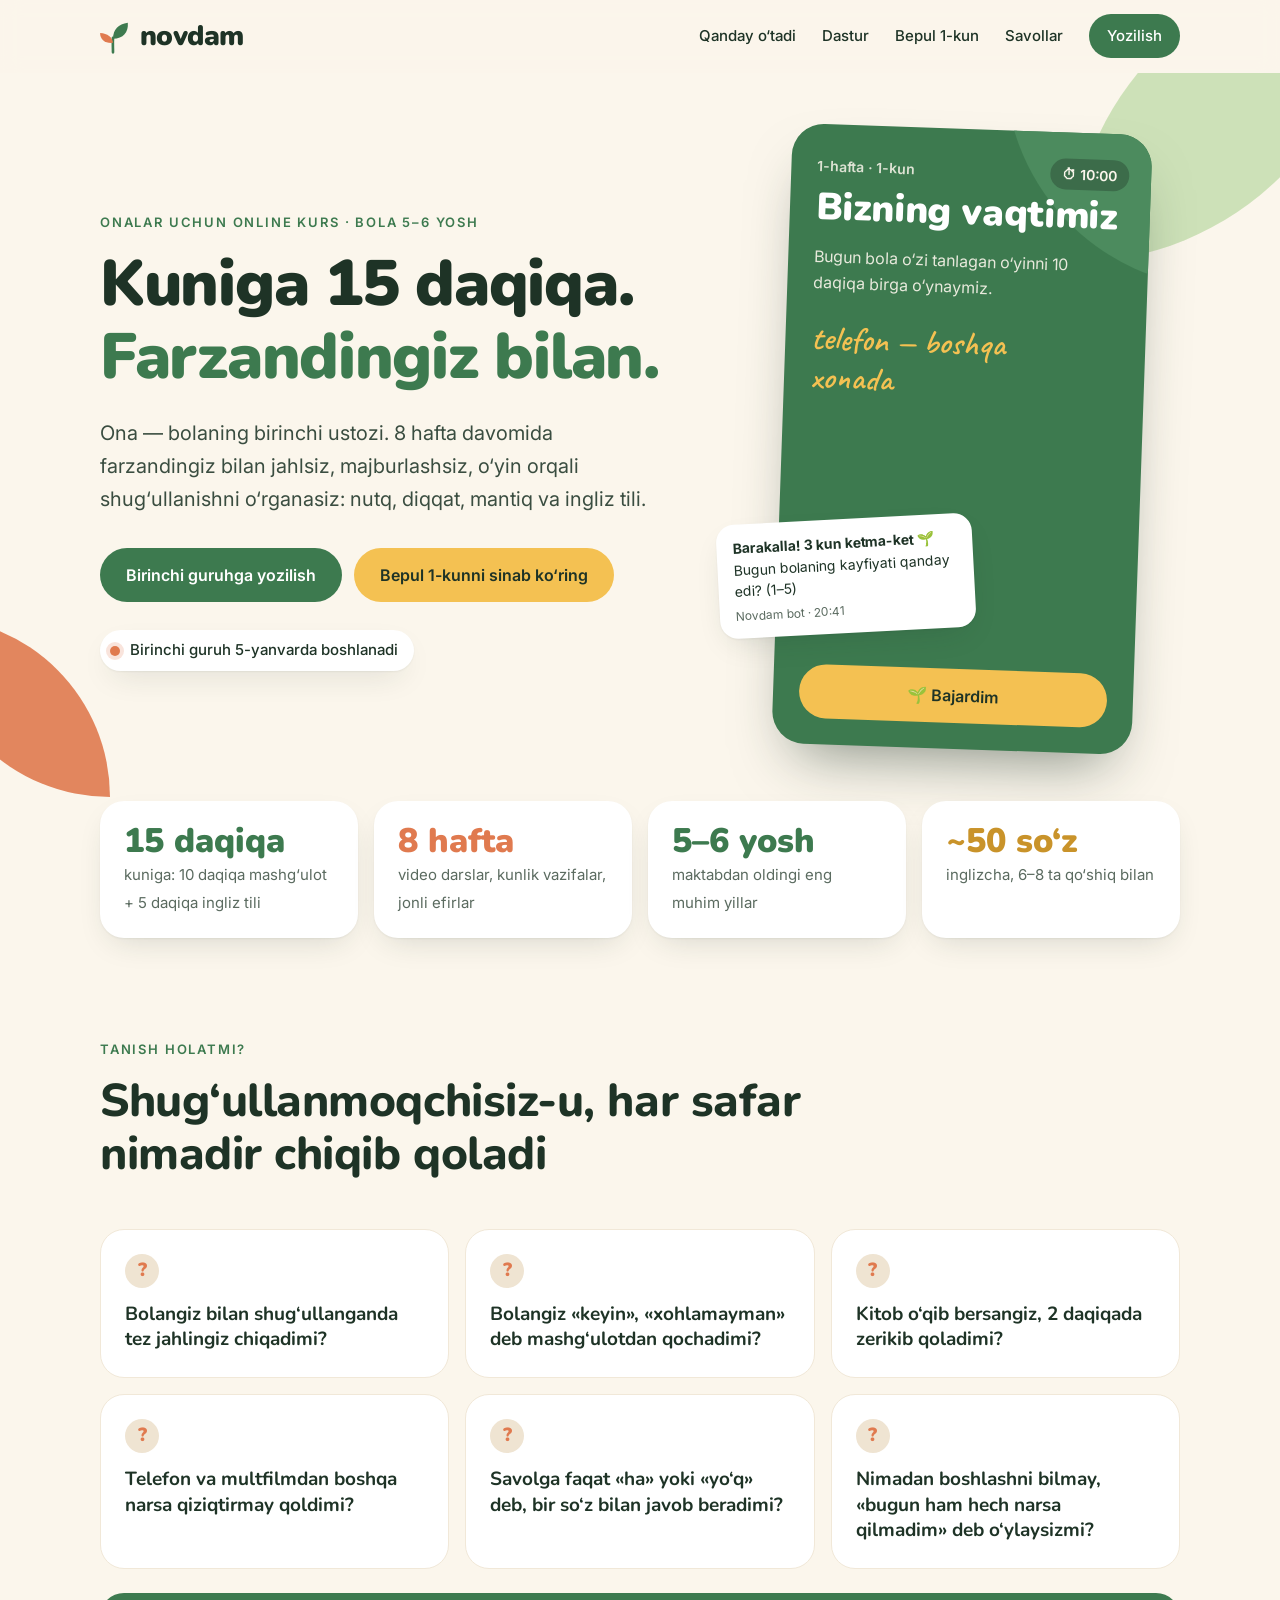
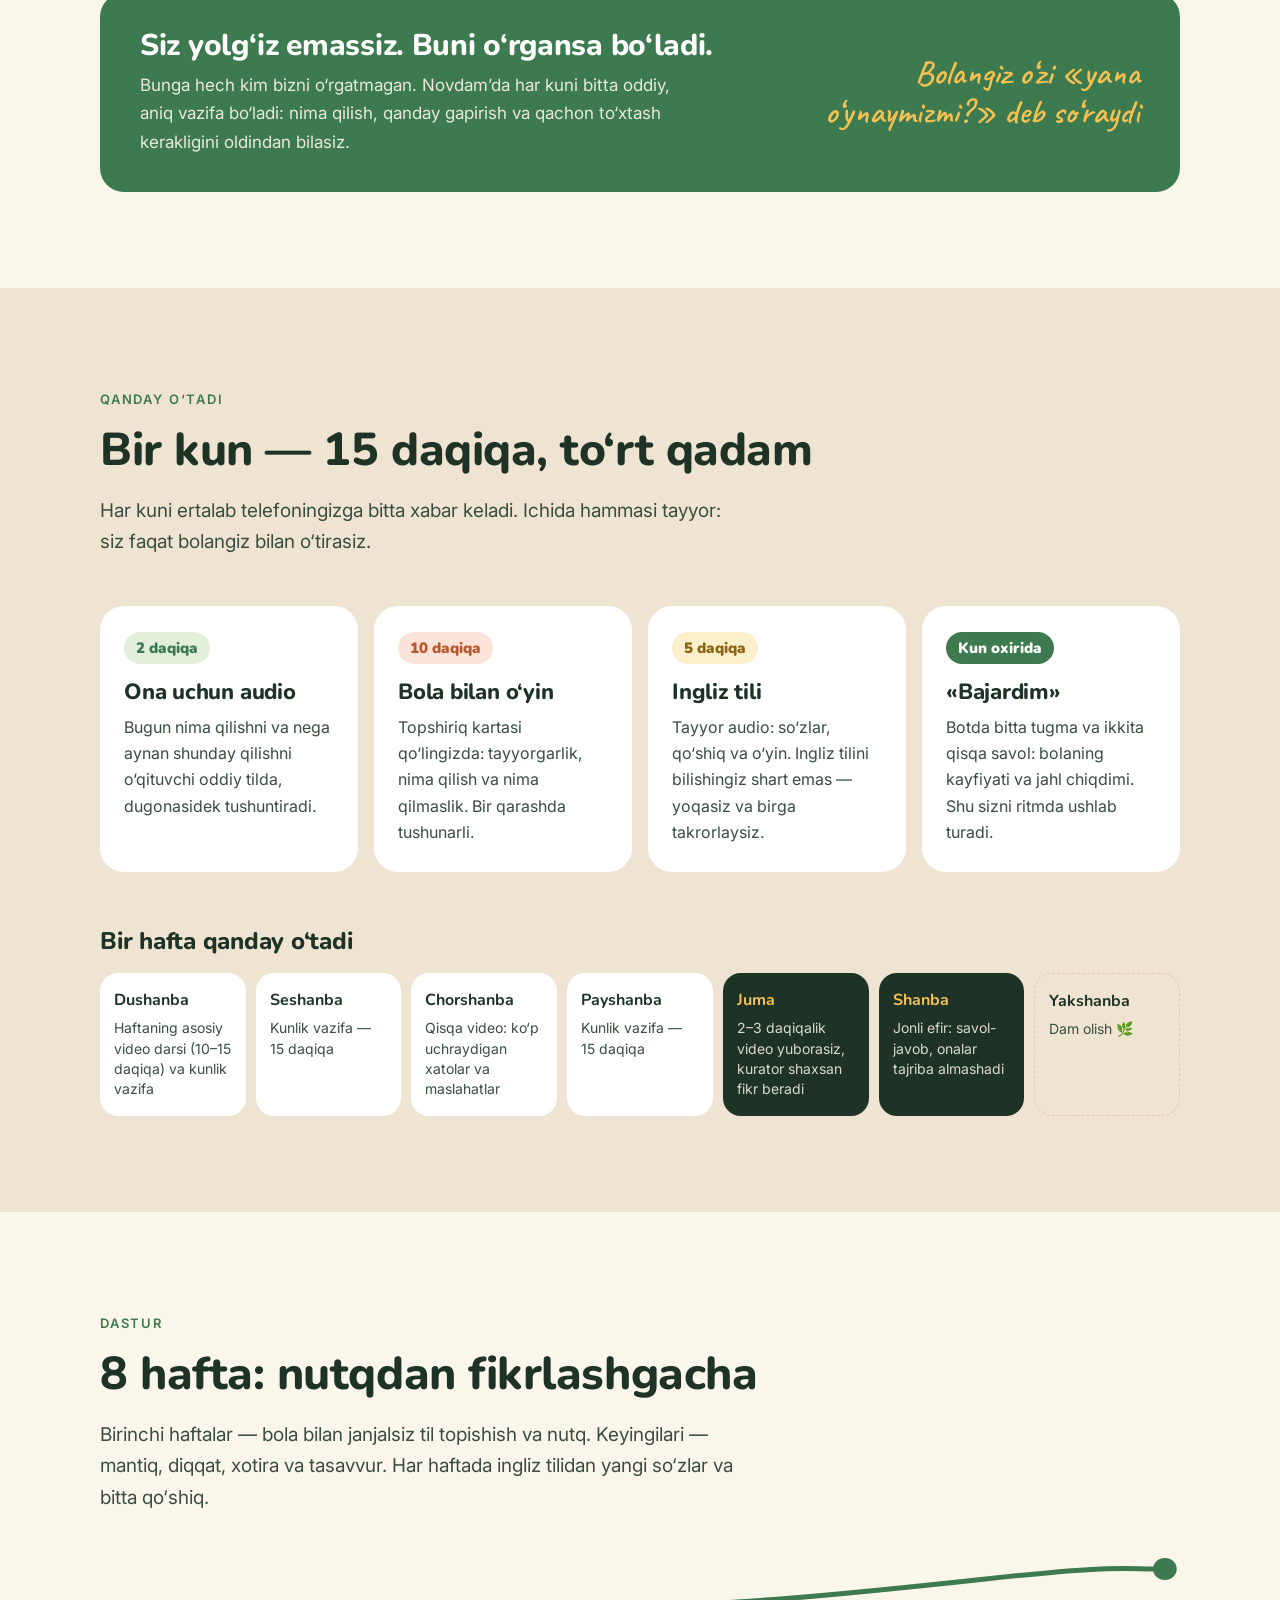
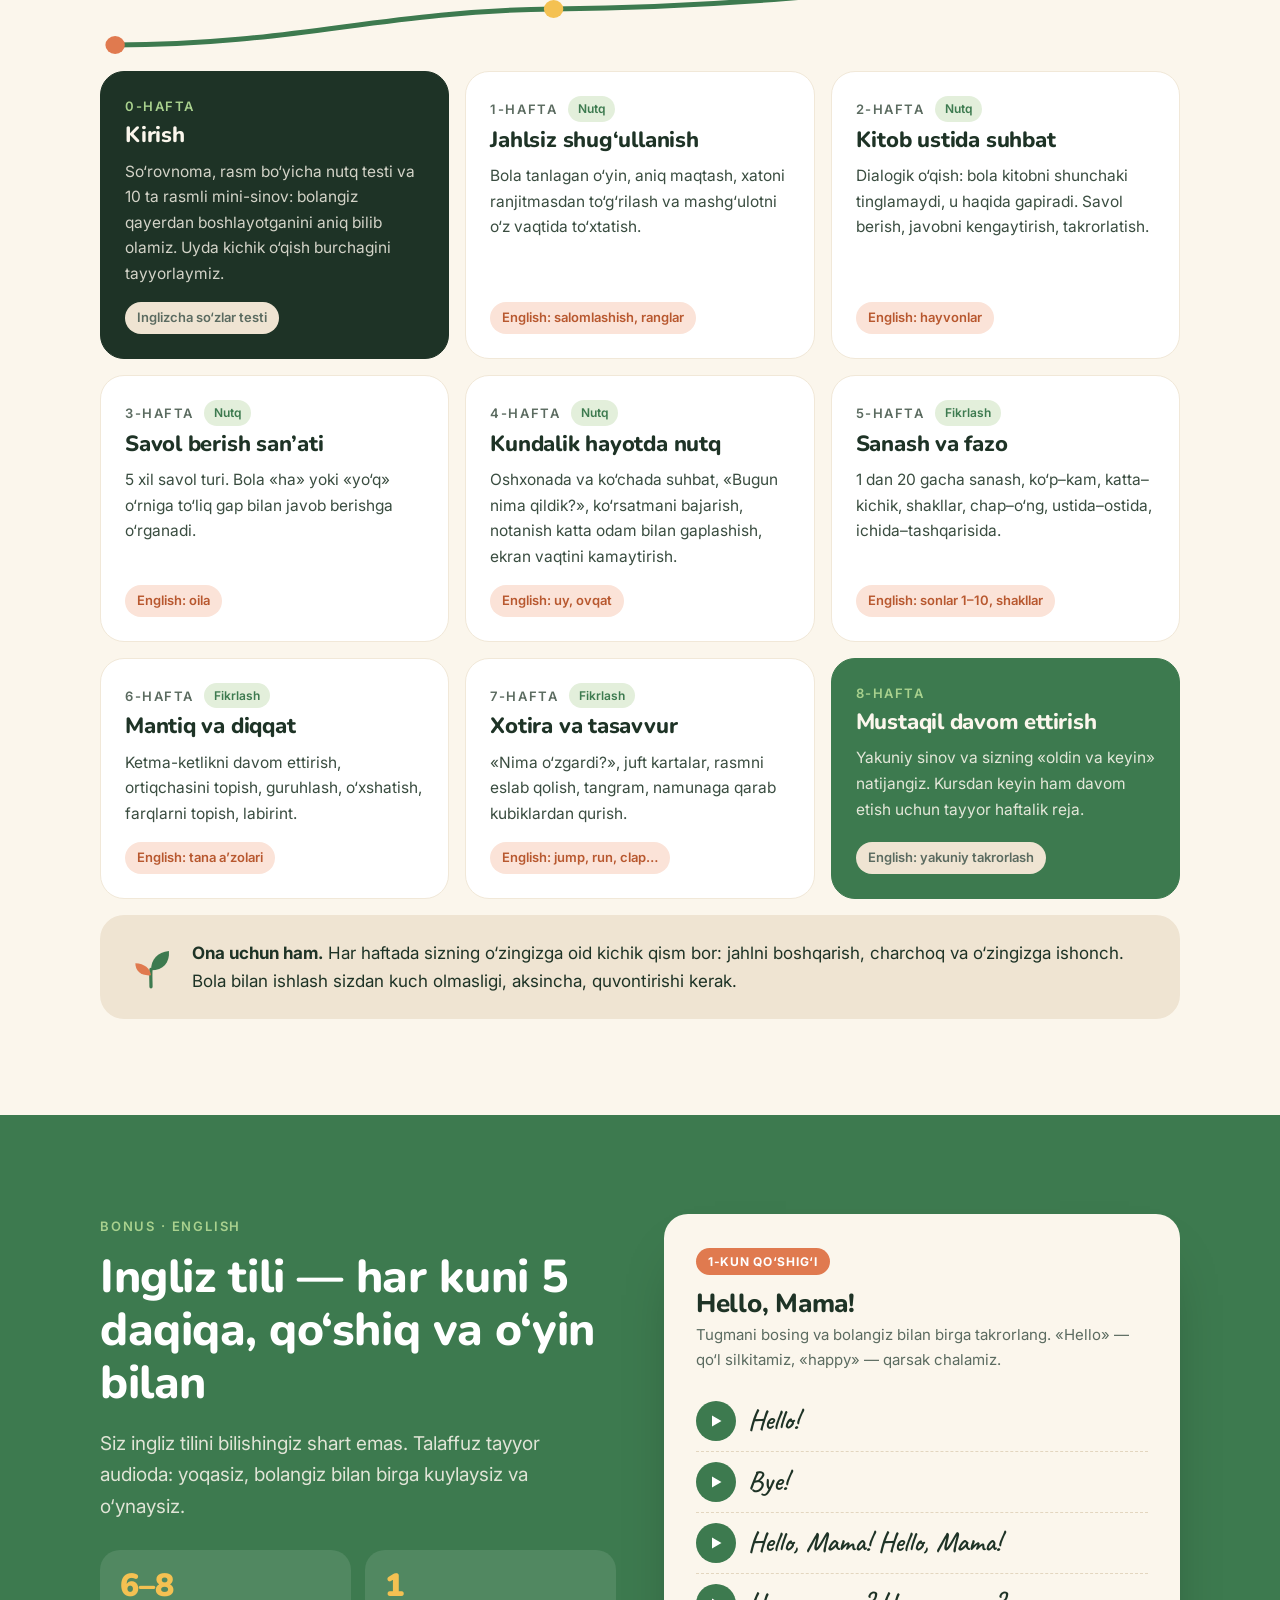
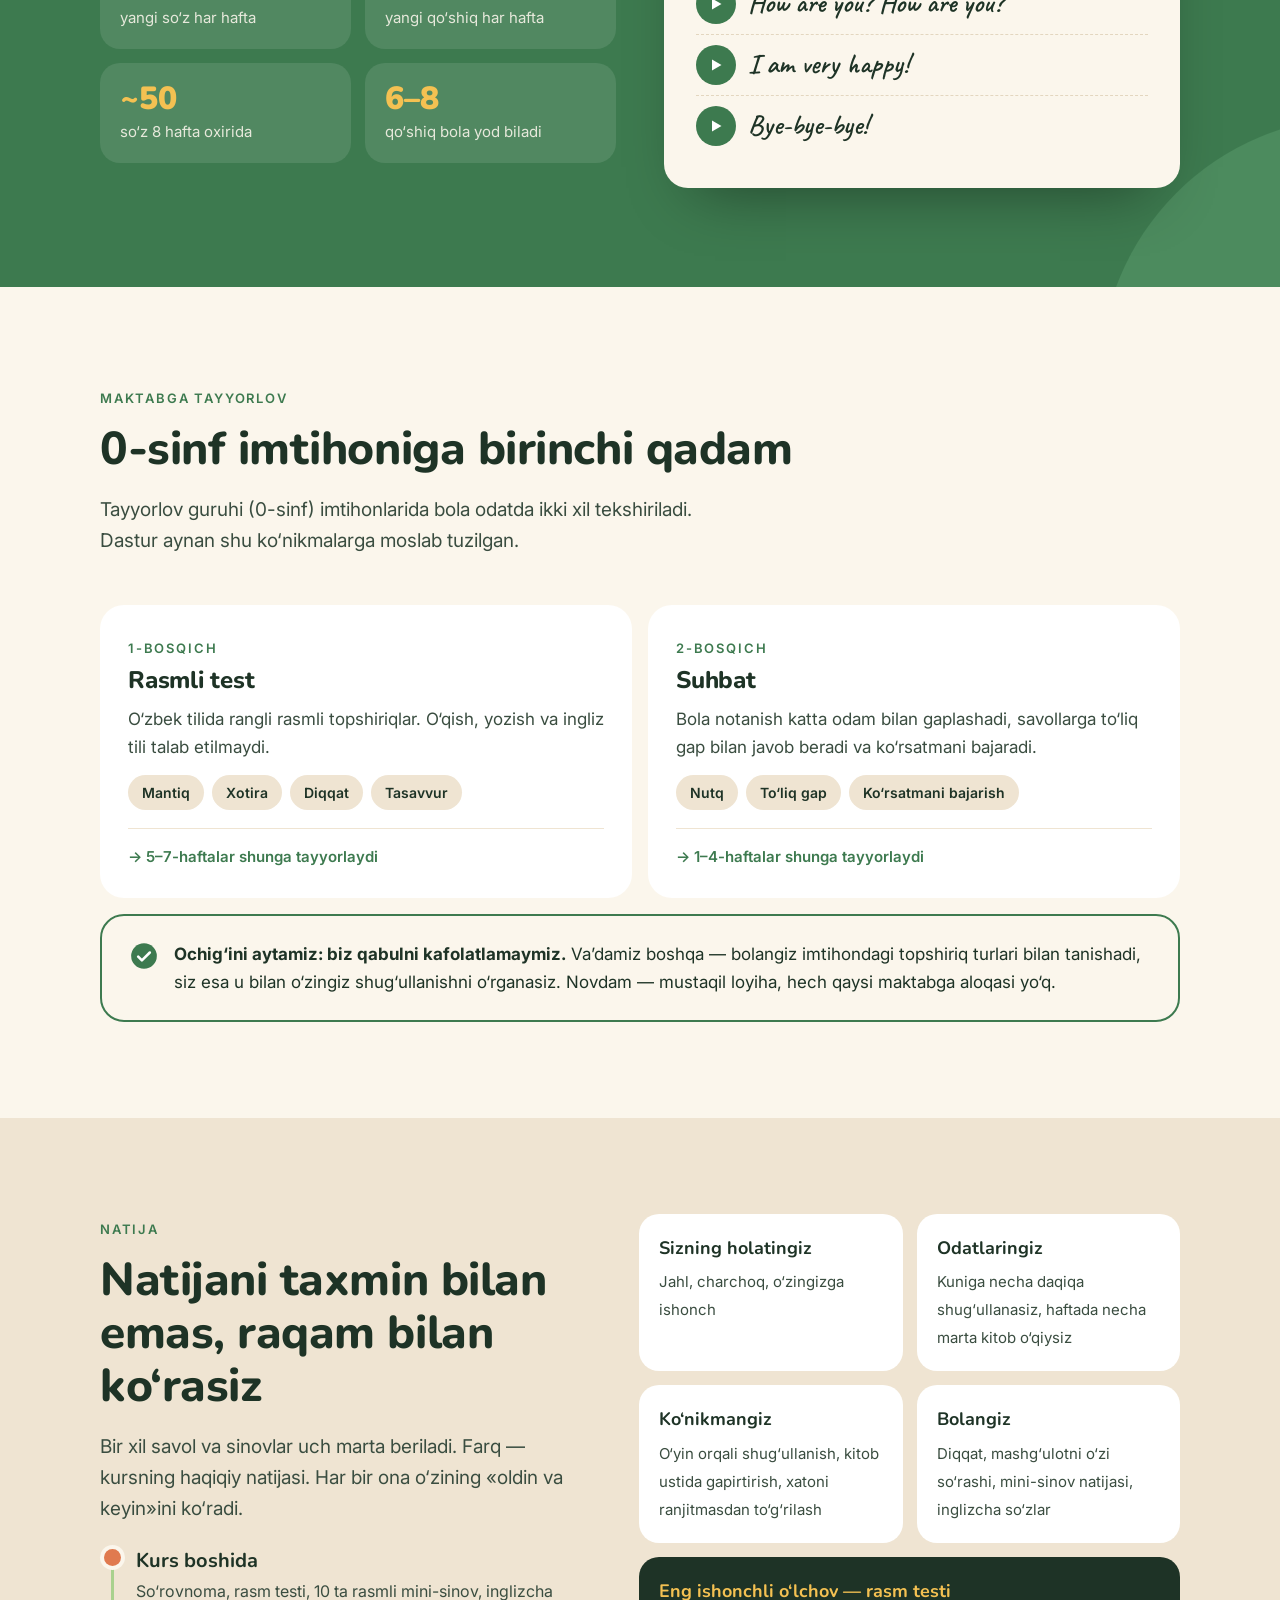
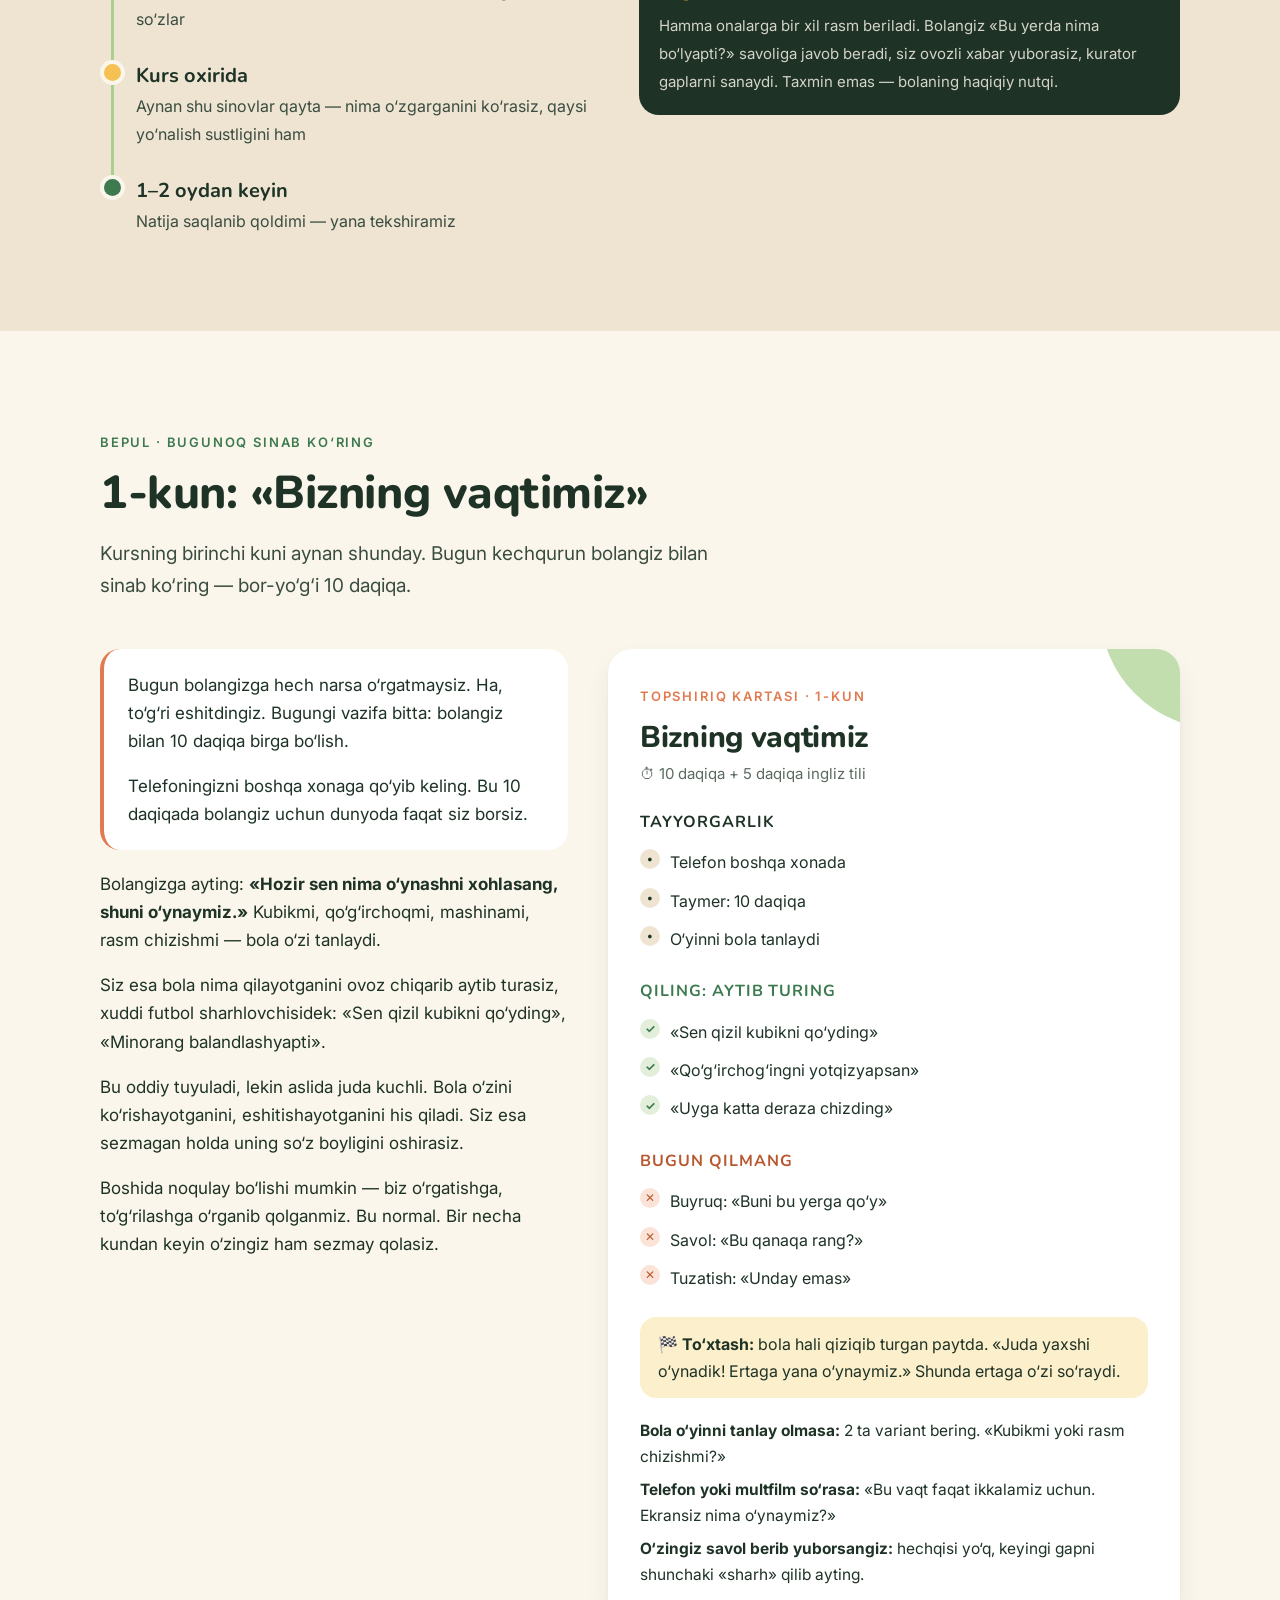
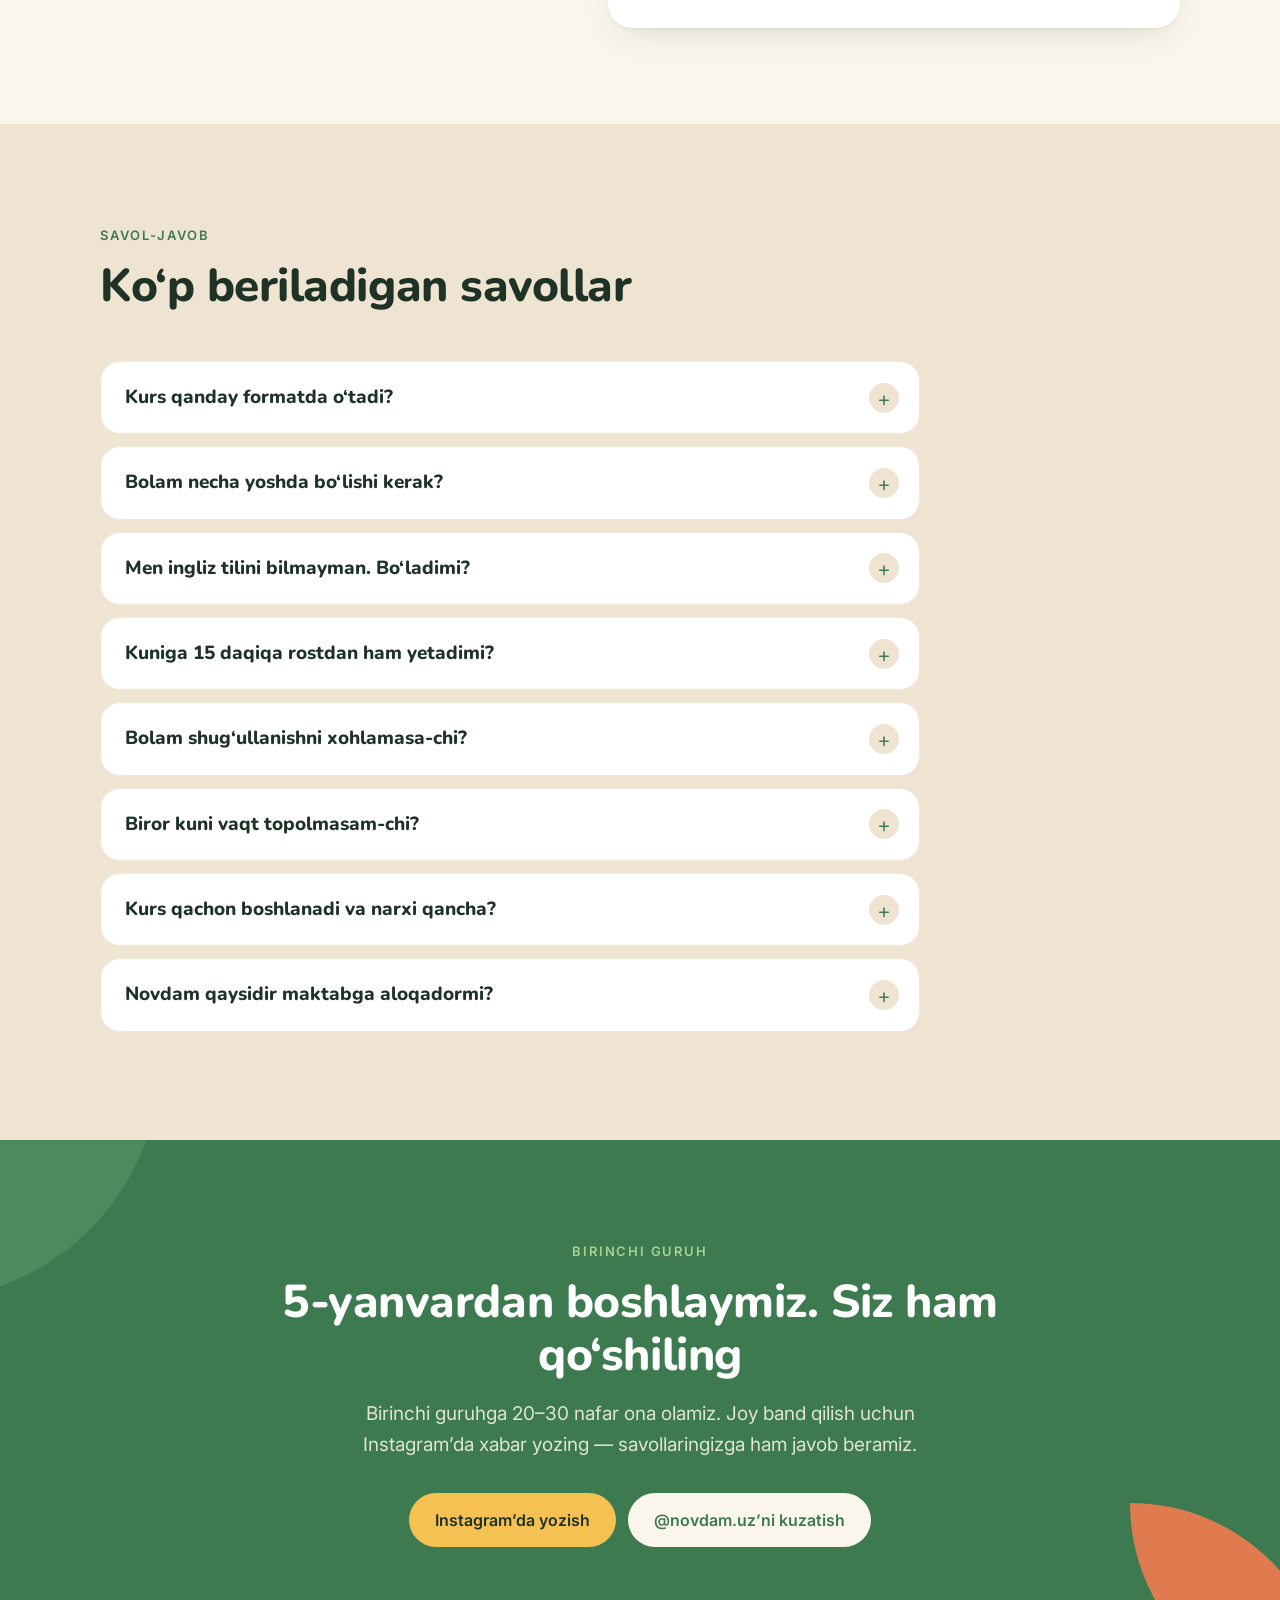
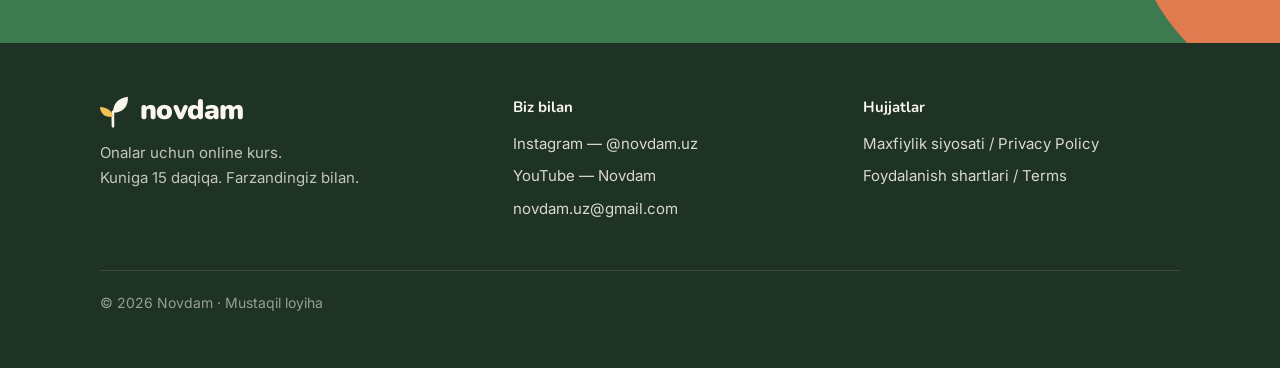
<file: index.html>
<!doctype html>
<html lang="uz">
<head>
<meta charset="utf-8">
<meta name="viewport" content="width=device-width, initial-scale=1">
<title>Novdam — Kuniga 15 daqiqa. Farzandingiz bilan.</title>
<meta name="description" content="Novdam — onalar uchun online kurs. Kuniga 15 daqiqa, 8 hafta: farzandingiz bilan jahlsiz, majburlashsiz, o‘yin orqali shug‘ullanishni o‘rganasiz. 5–6 yoshli bolalar uchun, ingliz tili bonus bilan.">
<meta name="theme-color" content="#3D7A4F">
<link rel="canonical" href="https://novdam.uz/">
<meta property="og:type" content="website">
<meta property="og:url" content="https://novdam.uz/">
<meta property="og:title" content="Novdam — Kuniga 15 daqiqa. Farzandingiz bilan.">
<meta property="og:description" content="Onalar uchun online kurs: 8 hafta, kuniga 15 daqiqa. Nutq, diqqat, mantiq va ingliz tili — o‘yin orqali.">
<meta property="og:image" content="https://novdam.uz/og.png">
<meta property="og:locale" content="uz_UZ">
<meta name="twitter:card" content="summary_large_image">
<link rel="icon" href="favicon.svg" type="image/svg+xml">
<link rel="apple-touch-icon" href="apple-touch-icon.png">
<link rel="preconnect" href="https://fonts.googleapis.com">
<link rel="preconnect" href="https://fonts.gstatic.com" crossorigin>
<link href="https://fonts.googleapis.com/css2?family=Caveat:wght@600&family=Inter:wght@400;500;600&family=Nunito:wght@700;800;900&display=swap" rel="stylesheet">
<link rel="stylesheet" href="uslub.css">
<script>document.documentElement.classList.add('js')</script>
</head>
<body>

<svg width="0" height="0" style="position:absolute" aria-hidden="true">
  <symbol id="belgi" viewBox="0 0 100 100">
    <path d="M50 93 C50 80 49 68 50 55" fill="none" stroke="#3D7A4F" stroke-width="7" stroke-linecap="round"/>
    <path d="M50 57 C50 33 64 18 89 15 C91 40 77 57 50 57 Z" fill="#3D7A4F"/>
    <path d="M50 68 C48 53 36 43 16 42 C16 59 29 70 50 68 Z" fill="#E07A4F"/>
  </symbol>
  <symbol id="belgi-oq" viewBox="0 0 100 100">
    <path d="M50 93 C50 80 49 68 50 55" fill="none" stroke="#FBF6EC" stroke-width="7" stroke-linecap="round"/>
    <path d="M50 57 C50 33 64 18 89 15 C91 40 77 57 50 57 Z" fill="#FBF6EC"/>
    <path d="M50 68 C48 53 36 43 16 42 C16 59 29 70 50 68 Z" fill="#F4C152"/>
  </symbol>
  <symbol id="barg" viewBox="0 0 100 100"><path d="M0 100 A100 100 0 0 1 100 0 A100 100 0 0 1 0 100 Z"/></symbol>
  <symbol id="play" viewBox="0 0 16 16"><path d="M4 2.5v11l9.5-5.5z" fill="currentColor"/></symbol>
</svg>

<header class="sarlavha">
  <div class="ichki">
    <a class="logo" href="/" aria-label="Novdam — bosh sahifa"><svg><use href="#belgi"/></svg><span>novdam</span></a>
    <nav>
      <a href="#qanday">Qanday o‘tadi</a>
      <a href="#dastur">Dastur</a>
      <a href="#bepul">Bepul 1-kun</a>
      <a href="#savollar">Savollar</a>
      <a class="tugma" href="https://ig.me/m/novdam.uz">Yozilish</a>
    </nav>
  </div>
</header>

<main>

<!-- ============ HERO ============ -->
<section class="hero">
  <svg class="barg" style="width:300px;height:300px;right:-90px;top:-110px;fill:#A9D18E;opacity:.55"><use href="#barg"/></svg>
  <svg class="barg" style="width:180px;height:180px;left:-70px;bottom:40px;fill:#E07A4F;opacity:.9;transform:rotate(90deg)"><use href="#barg"/></svg>
  <div class="ichki">
    <div>
      <span class="yorliq">Onalar uchun online kurs · bola 5–6 yosh</span>
      <h1>Kuniga 15 daqiqa. <span>Farzandingiz bilan.</span></h1>
      <p class="lid">Ona — bolaning birinchi ustozi. 8 hafta davomida farzandingiz bilan jahlsiz, majburlashsiz, o‘yin orqali shug‘ullanishni o‘rganasiz: nutq, diqqat, mantiq va ingliz tili.</p>
      <div class="tugmalar">
        <a class="tugma" href="https://ig.me/m/novdam.uz">Birinchi guruhga yozilish</a>
        <a class="tugma quyosh" href="#bepul">Bepul 1-kunni sinab ko‘ring</a>
      </div>
      <span class="eslatma"><i></i>Birinchi guruh 5-yanvarda boshlanadi</span>
    </div>

    <div class="telefon-joy" aria-hidden="true">
      <div class="story">
        <small>1-hafta · 1-kun</small>
        <h3>Bizning vaqtimiz</h3>
        <p>Bugun bola o‘zi tanlagan o‘yinni 10 daqiqa birga o‘ynaymiz.</p>
        <span class="taymer">⏱ 10:00</span>
        <div class="qol">telefon — boshqa<br>xonada</div>
        <span class="tugma quyosh">🌱 Bajardim</span>
      </div>
      <div class="bot-xabar">
        <b>Barakalla! 3 kun ketma-ket 🌱</b>
        Bugun bolaning kayfiyati qanday edi? (1–5)
        <em>Novdam bot · 20:41</em>
      </div>
    </div>
  </div>
</section>

<div class="ichki">
  <div class="raqamlar">
    <div class="raqam"><b>15 daqiqa</b><span>kuniga: 10 daqiqa mashg‘ulot + 5 daqiqa ingliz tili</span></div>
    <div class="raqam"><b>8 hafta</b><span>video darslar, kunlik vazifalar, jonli efirlar</span></div>
    <div class="raqam"><b>5–6 yosh</b><span>maktabdan oldingi eng muhim yillar</span></div>
    <div class="raqam"><b>~50 so‘z</b><span>inglizcha, 6–8 ta qo‘shiq bilan</span></div>
  </div>
</div>

<!-- ============ OG'RIQ ============ -->
<section class="bolim">
  <div class="ichki">
    <div class="bosh-qism korin">
      <span class="yorliq">Tanish holatmi?</span>
      <h2>Shug‘ullanmoqchisiz-u, har safar nimadir chiqib qoladi</h2>
    </div>
    <div class="savollar">
      <div class="savol korin">Bolangiz bilan shug‘ullanganda tez jahlingiz chiqadimi?</div>
      <div class="savol korin">Bolangiz «keyin», «xohlamayman» deb mashg‘ulotdan qochadimi?</div>
      <div class="savol korin">Kitob o‘qib bersangiz, 2 daqiqada zerikib qoladimi?</div>
      <div class="savol korin">Telefon va multfilmdan boshqa narsa qiziqtirmay qoldimi?</div>
      <div class="savol korin">Savolga faqat «ha» yoki «yo‘q» deb, bir so‘z bilan javob beradimi?</div>
      <div class="savol korin">Nimadan boshlashni bilmay, «bugun ham hech narsa qilmadim» deb o‘ylaysizmi?</div>
    </div>
    <div class="tasalli korin">
      <div>
        <h3>Siz yolg‘iz emassiz. Buni o‘rgansa bo‘ladi.</h3>
        <p>Bunga hech kim bizni o‘rgatmagan. Novdam’da har kuni bitta oddiy, aniq vazifa bo‘ladi: nima qilish, qanday gapirish va qachon to‘xtash kerakligini oldindan bilasiz.</p>
      </div>
      <div class="qol">Bolangiz o‘zi «yana o‘ynaymizmi?» deb so‘raydi</div>
    </div>
  </div>
</section>

<!-- ============ QANDAY O'TADI ============ -->
<section class="bolim qum" id="qanday">
  <div class="ichki">
    <div class="bosh-qism korin">
      <span class="yorliq">Qanday o‘tadi</span>
      <h2>Bir kun — 15 daqiqa, to‘rt qadam</h2>
      <p class="kirish">Har kuni ertalab telefoningizga bitta xabar keladi. Ichida hammasi tayyor: siz faqat bolangiz bilan o‘tirasiz.</p>
    </div>
    <div class="qadamlar">
      <div class="qadam korin"><span class="vaqt">2 daqiqa</span><h3>Ona uchun audio</h3><p>Bugun nima qilishni va nega aynan shunday qilishni o‘qituvchi oddiy tilda, dugonasidek tushuntiradi.</p></div>
      <div class="qadam korin"><span class="vaqt">10 daqiqa</span><h3>Bola bilan o‘yin</h3><p>Topshiriq kartasi qo‘lingizda: tayyorgarlik, nima qilish va nima qilmaslik. Bir qarashda tushunarli.</p></div>
      <div class="qadam korin"><span class="vaqt">5 daqiqa</span><h3>Ingliz tili</h3><p>Tayyor audio: so‘zlar, qo‘shiq va o‘yin. Ingliz tilini bilishingiz shart emas — yoqasiz va birga takrorlaysiz.</p></div>
      <div class="qadam korin"><span class="vaqt">Kun oxirida</span><h3>«Bajardim»</h3><p>Botda bitta tugma va ikkita qisqa savol: bolaning kayfiyati va jahl chiqdimi. Shu sizni ritmda ushlab turadi.</p></div>
    </div>

    <div class="ritm korin">
      <h3>Bir hafta qanday o‘tadi</h3>
      <div class="kunlar">
        <div class="kun"><b>Dushanba</b>Haftaning asosiy video darsi (10–15 daqiqa) va kunlik vazifa</div>
        <div class="kun"><b>Seshanba</b>Kunlik vazifa — 15 daqiqa</div>
        <div class="kun"><b>Chorshanba</b>Qisqa video: ko‘p uchraydigan xatolar va maslahatlar</div>
        <div class="kun"><b>Payshanba</b>Kunlik vazifa — 15 daqiqa</div>
        <div class="kun urgu"><b>Juma</b>2–3 daqiqalik video yuborasiz, kurator shaxsan fikr beradi</div>
        <div class="kun urgu"><b>Shanba</b>Jonli efir: savol-javob, onalar tajriba almashadi</div>
        <div class="kun dam"><b>Yakshanba</b>Dam olish 🌿</div>
      </div>
    </div>
  </div>
</section>

<!-- ============ DASTUR ============ -->
<section class="bolim" id="dastur">
  <div class="ichki">
    <div class="bosh-qism korin">
      <span class="yorliq">Dastur</span>
      <h2>8 hafta: nutqdan fikrlashgacha</h2>
      <p class="kirish">Birinchi haftalar — bola bilan janjalsiz til topishish va nutq. Keyingilari — mantiq, diqqat, xotira va tasavvur. Har haftada ingliz tilidan yangi so‘zlar va bitta qo‘shiq.</p>
    </div>

    <svg class="osish korin" viewBox="0 0 1000 110" preserveAspectRatio="none" aria-hidden="true">
      <path d="M14 92 C 180 92, 260 58, 420 56 S 700 40, 820 26 S 940 16, 986 16" fill="none" stroke="#3D7A4F" stroke-width="5" stroke-linecap="round" vector-effect="non-scaling-stroke"/>
      <circle cx="14" cy="92" r="9" fill="#E07A4F"/>
      <circle cx="420" cy="56" r="9" fill="#F4C152"/>
      <circle cx="986" cy="16" r="11" fill="#3D7A4F"/>
    </svg>

    <div class="haftalar">
      <div class="hafta boshi korin">
        <span class="raqami">0-hafta</span>
        <h3>Kirish</h3>
        <p>So‘rovnoma, rasm bo‘yicha nutq testi va 10 ta rasmli mini-sinov: bolangiz qayerdan boshlayotganini aniq bilib olamiz. Uyda kichik o‘qish burchagini tayyorlaymiz.</p>
        <span class="en yoq">Inglizcha so‘zlar testi</span>
      </div>
      <div class="hafta korin">
        <span class="raqami">1-hafta <span class="guruh-belgi">Nutq</span></span>
        <h3>Jahlsiz shug‘ullanish</h3>
        <p>Bola tanlagan o‘yin, aniq maqtash, xatoni ranjitmasdan to‘g‘rilash va mashg‘ulotni o‘z vaqtida to‘xtatish.</p>
        <span class="en">English: salomlashish, ranglar</span>
      </div>
      <div class="hafta korin">
        <span class="raqami">2-hafta <span class="guruh-belgi">Nutq</span></span>
        <h3>Kitob ustida suhbat</h3>
        <p>Dialogik o‘qish: bola kitobni shunchaki tinglamaydi, u haqida gapiradi. Savol berish, javobni kengaytirish, takrorlatish.</p>
        <span class="en">English: hayvonlar</span>
      </div>
      <div class="hafta korin">
        <span class="raqami">3-hafta <span class="guruh-belgi">Nutq</span></span>
        <h3>Savol berish san’ati</h3>
        <p>5 xil savol turi. Bola «ha» yoki «yo‘q» o‘rniga to‘liq gap bilan javob berishga o‘rganadi.</p>
        <span class="en">English: oila</span>
      </div>
      <div class="hafta korin">
        <span class="raqami">4-hafta <span class="guruh-belgi">Nutq</span></span>
        <h3>Kundalik hayotda nutq</h3>
        <p>Oshxonada va ko‘chada suhbat, «Bugun nima qildik?», ko‘rsatmani bajarish, notanish katta odam bilan gaplashish, ekran vaqtini kamaytirish.</p>
        <span class="en">English: uy, ovqat</span>
      </div>
      <div class="hafta korin">
        <span class="raqami">5-hafta <span class="guruh-belgi">Fikrlash</span></span>
        <h3>Sanash va fazo</h3>
        <p>1 dan 20 gacha sanash, ko‘p–kam, katta–kichik, shakllar, chap–o‘ng, ustida–ostida, ichida–tashqarisida.</p>
        <span class="en">English: sonlar 1–10, shakllar</span>
      </div>
      <div class="hafta korin">
        <span class="raqami">6-hafta <span class="guruh-belgi">Fikrlash</span></span>
        <h3>Mantiq va diqqat</h3>
        <p>Ketma-ketlikni davom ettirish, ortiqchasini topish, guruhlash, o‘xshatish, farqlarni topish, labirint.</p>
        <span class="en">English: tana a’zolari</span>
      </div>
      <div class="hafta korin">
        <span class="raqami">7-hafta <span class="guruh-belgi">Fikrlash</span></span>
        <h3>Xotira va tasavvur</h3>
        <p>«Nima o‘zgardi?», juft kartalar, rasmni eslab qolish, tangram, namunaga qarab kubiklardan qurish.</p>
        <span class="en">English: jump, run, clap…</span>
      </div>
      <div class="hafta oxiri korin">
        <span class="raqami">8-hafta</span>
        <h3>Mustaqil davom ettirish</h3>
        <p>Yakuniy sinov va sizning «oldin va keyin» natijangiz. Kursdan keyin ham davom etish uchun tayyor haftalik reja.</p>
        <span class="en yoq">English: yakuniy takrorlash</span>
      </div>
    </div>

    <div class="ona-uchun korin">
      <svg aria-hidden="true"><use href="#belgi"/></svg>
      <p><b>Ona uchun ham.</b> Har haftada sizning o‘zingizga oid kichik qism bor: jahlni boshqarish, charchoq va o‘zingizga ishonch. Bola bilan ishlash sizdan kuch olmasligi, aksincha, quvontirishi kerak.</p>
    </div>
  </div>
</section>

<!-- ============ INGLIZ TILI ============ -->
<section class="bolim yashil" id="ingliz">
  <svg class="barg" style="width:260px;height:260px;right:-80px;bottom:-90px;fill:#4C8B5E"><use href="#barg"/></svg>
  <div class="ichki ingliz">
    <div class="korin">
      <span class="yorliq">Bonus · English</span>
      <h2 style="color:#fff">Ingliz tili — har kuni 5 daqiqa, qo‘shiq va o‘yin bilan</h2>
      <p class="kirish">Siz ingliz tilini bilishingiz shart emas. Talaffuz tayyor audioda: yoqasiz, bolangiz bilan birga kuylaysiz va o‘ynaysiz.</p>
      <div class="en-raqamlar">
        <div><b>6–8</b><span>yangi so‘z har hafta</span></div>
        <div><b>1</b><span>yangi qo‘shiq har hafta</span></div>
        <div><b>~50</b><span>so‘z 8 hafta oxirida</span></div>
        <div><b>6–8</b><span>qo‘shiq bola yod biladi</span></div>
      </div>
    </div>

    <div class="qoshiq korin">
      <span class="belgi">1-KUN QO‘SHIG‘I</span>
      <h3>Hello, Mama!</h3>
      <p class="izoh">Tugmani bosing va bolangiz bilan birga takrorlang. «Hello» — qo‘l silkitamiz, «happy» — qarsak chalamiz.</p>
      <div class="qator"><button class="ijro" data-audio="audio/01_hello.mp3" aria-label="Tinglash: Hello"><svg><use href="#play"/></svg></button><span>Hello!</span></div>
      <div class="qator"><button class="ijro" data-audio="audio/02_bye.mp3" aria-label="Tinglash: Bye"><svg><use href="#play"/></svg></button><span>Bye!</span></div>
      <div class="qator"><button class="ijro" data-audio="audio/06_hello_mama.mp3" aria-label="Tinglash: Hello, Mama"><svg><use href="#play"/></svg></button><span>Hello, Mama! Hello, Mama!</span></div>
      <div class="qator"><button class="ijro" data-audio="audio/07_how_are_you.mp3" aria-label="Tinglash: How are you"><svg><use href="#play"/></svg></button><span>How are you? How are you?</span></div>
      <div class="qator"><button class="ijro" data-audio="audio/08_i_am_very_happy.mp3" aria-label="Tinglash: I am very happy"><svg><use href="#play"/></svg></button><span>I am very happy!</span></div>
      <div class="qator"><button class="ijro" data-audio="audio/03_bye-bye.mp3" aria-label="Tinglash: Bye-bye"><svg><use href="#play"/></svg></button><span>Bye-bye-bye!</span></div>
    </div>
  </div>
</section>

<!-- ============ MAKTABGA TAYYORLOV ============ -->
<section class="bolim" id="maktab">
  <div class="ichki">
    <div class="bosh-qism korin">
      <span class="yorliq">Maktabga tayyorlov</span>
      <h2>0-sinf imtihoniga birinchi qadam</h2>
      <p class="kirish">Tayyorlov guruhi (0-sinf) imtihonlarida bola odatda ikki xil tekshiriladi. Dastur aynan shu ko‘nikmalarga moslab tuzilgan.</p>
    </div>
    <div class="ikki">
      <div class="bosqich korin">
        <span class="yorliq">1-bosqich</span>
        <h3>Rasmli test</h3>
        <p>O‘zbek tilida rangli rasmli topshiriqlar. O‘qish, yozish va ingliz tili talab etilmaydi.</p>
        <div class="teglar"><span>Mantiq</span><span>Xotira</span><span>Diqqat</span><span>Tasavvur</span></div>
        <div class="mos">→ 5–7-haftalar shunga tayyorlaydi</div>
      </div>
      <div class="bosqich korin">
        <span class="yorliq">2-bosqich</span>
        <h3>Suhbat</h3>
        <p>Bola notanish katta odam bilan gaplashadi, savollarga to‘liq gap bilan javob beradi va ko‘rsatmani bajaradi.</p>
        <div class="teglar"><span>Nutq</span><span>To‘liq gap</span><span>Ko‘rsatmani bajarish</span></div>
        <div class="mos">→ 1–4-haftalar shunga tayyorlaydi</div>
      </div>
    </div>
    <div class="halol korin">
      <svg viewBox="0 0 24 24" aria-hidden="true"><circle cx="12" cy="12" r="11" fill="#3D7A4F"/><path d="M7 12.5l3.2 3.2L17 9" fill="none" stroke="#fff" stroke-width="2.2" stroke-linecap="round" stroke-linejoin="round"/></svg>
      <p><b>Ochig‘ini aytamiz: biz qabulni kafolatlamaymiz.</b> Va’damiz boshqa — bolangiz imtihondagi topshiriq turlari bilan tanishadi, siz esa u bilan o‘zingiz shug‘ullanishni o‘rganasiz. Novdam — mustaqil loyiha, hech qaysi maktabga aloqasi yo‘q.</p>
    </div>
  </div>
</section>

<!-- ============ NATIJANI O'LCHASH ============ -->
<section class="bolim qum" id="natija">
  <div class="ichki olchov">
    <div class="korin">
      <span class="yorliq">Natija</span>
      <h2>Natijani taxmin bilan emas, raqam bilan ko‘rasiz</h2>
      <p class="kirish">Bir xil savol va sinovlar uch marta beriladi. Farq — kursning haqiqiy natijasi. Har bir ona o‘zining «oldin va keyin»ini ko‘radi.</p>
      <div class="vaqt-chizig">
        <div class="nuqta"><b>Kurs boshida</b><span>So‘rovnoma, rasm testi, 10 ta rasmli mini-sinov, inglizcha so‘zlar</span></div>
        <div class="nuqta"><b>Kurs oxirida</b><span>Aynan shu sinovlar qayta — nima o‘zgarganini ko‘rasiz, qaysi yo‘nalish sustligini ham</span></div>
        <div class="nuqta"><b>1–2 oydan keyin</b><span>Natija saqlanib qoldimi — yana tekshiramiz</span></div>
      </div>
    </div>
    <div class="olchanadi korin">
      <div><b>Sizning holatingiz</b><span>Jahl, charchoq, o‘zingizga ishonch</span></div>
      <div><b>Odatlaringiz</b><span>Kuniga necha daqiqa shug‘ullanasiz, haftada necha marta kitob o‘qiysiz</span></div>
      <div><b>Ko‘nikmangiz</b><span>O‘yin orqali shug‘ullanish, kitob ustida gapirtirish, xatoni ranjitmasdan to‘g‘rilash</span></div>
      <div><b>Bolangiz</b><span>Diqqat, mashg‘ulotni o‘zi so‘rashi, mini-sinov natijasi, inglizcha so‘zlar</span></div>
      <div class="keng"><b>Eng ishonchli o‘lchov — rasm testi</b><span>Hamma onalarga bir xil rasm beriladi. Bolangiz «Bu yerda nima bo‘lyapti?» savoliga javob beradi, siz ovozli xabar yuborasiz, kurator gaplarni sanaydi. Taxmin emas — bolaning haqiqiy nutqi.</span></div>
    </div>
  </div>
</section>

<!-- ============ BEPUL 1-KUN ============ -->
<section class="bolim" id="bepul">
  <div class="ichki">
    <div class="bosh-qism korin">
      <span class="yorliq">Bepul · bugunoq sinab ko‘ring</span>
      <h2>1-kun: «Bizning vaqtimiz»</h2>
      <p class="kirish">Kursning birinchi kuni aynan shunday. Bugun kechqurun bolangiz bilan sinab ko‘ring — bor-yo‘g‘i 10 daqiqa.</p>
    </div>
    <div class="kun1">
      <div class="audio-matn korin">
        <blockquote>
          <p>Bugun bolangizga hech narsa o‘rgatmaysiz. Ha, to‘g‘ri eshitdingiz. Bugungi vazifa bitta: bolangiz bilan 10 daqiqa birga bo‘lish.</p>
          <p>Telefoningizni boshqa xonaga qo‘yib keling. Bu 10 daqiqada bolangiz uchun dunyoda faqat siz borsiz.</p>
        </blockquote>
        <p>Bolangizga ayting: <b>«Hozir sen nima o‘ynashni xohlasang, shuni o‘ynaymiz.»</b> Kubikmi, qo‘g‘irchoqmi, mashinami, rasm chizishmi — bola o‘zi tanlaydi.</p>
        <p>Siz esa bola nima qilayotganini ovoz chiqarib aytib turasiz, xuddi futbol sharhlovchisidek: «Sen qizil kubikni qo‘yding», «Minorang balandlashyapti».</p>
        <p>Bu oddiy tuyuladi, lekin aslida juda kuchli. Bola o‘zini ko‘rishayotganini, eshitishayotganini his qiladi. Siz esa sezmagan holda uning so‘z boyligini oshirasiz.</p>
        <p>Boshida noqulay bo‘lishi mumkin — biz o‘rgatishga, to‘g‘rilashga o‘rganib qolganmiz. Bu normal. Bir necha kundan keyin o‘zingiz ham sezmay qolasiz.</p>
      </div>

      <div class="karta-topshiriq korin">
        <span class="yorliq">Topshiriq kartasi · 1-kun</span>
        <h3>Bizning vaqtimiz</h3>
        <div class="vaqtlar">⏱ 10 daqiqa + 5 daqiqa ingliz tili</div>

        <div class="blok tay">
          <h4>Tayyorgarlik</h4>
          <ul><li>Telefon boshqa xonada</li><li>Taymer: 10 daqiqa</li><li>O‘yinni bola tanlaydi</li></ul>
        </div>
        <div class="blok ha">
          <h4>Qiling: aytib turing</h4>
          <ul><li>«Sen qizil kubikni qo‘yding»</li><li>«Qo‘g‘irchog‘ingni yotqizyapsan»</li><li>«Uyga katta deraza chizding»</li></ul>
        </div>
        <div class="blok yoq">
          <h4>Bugun qilmang</h4>
          <ul><li>Buyruq: «Buni bu yerga qo‘y»</li><li>Savol: «Bu qanaqa rang?»</li><li>Tuzatish: «Unday emas»</li></ul>
        </div>
        <div class="toxtash">🏁 <b>To‘xtash:</b> bola hali qiziqib turgan paytda. «Juda yaxshi o‘ynadik! Ertaga yana o‘ynaymiz.» Shunda ertaga o‘zi so‘raydi.</div>
        <div class="agar">
          <p><b>Bola o‘yinni tanlay olmasa:</b> 2 ta variant bering. «Kubikmi yoki rasm chizishmi?»</p>
          <p><b>Telefon yoki multfilm so‘rasa:</b> «Bu vaqt faqat ikkalamiz uchun. Ekransiz nima o‘ynaymiz?»</p>
          <p><b>O‘zingiz savol berib yuborsangiz:</b> hechqisi yo‘q, keyingi gapni shunchaki «sharh» qilib ayting.</p>
        </div>
      </div>
    </div>
  </div>
</section>

<!-- ============ SAVOLLAR ============ -->
<section class="bolim qum" id="savollar">
  <div class="ichki">
    <div class="bosh-qism korin">
      <span class="yorliq">Savol-javob</span>
      <h2>Ko‘p beriladigan savollar</h2>
    </div>
    <div class="faq">
      <details class="korin">
        <summary>Kurs qanday formatda o‘tadi?</summary>
        <div><p>To‘liq online, telefon orqali. Har kuni ertalab bitta xabar keladi: ona uchun qisqa audio, topshiriq kartasi va ingliz tili audiosi. Dushanba kuni — haftalik video dars, juma kuni — kuratorga qisqa video-hisobot, shanba kuni — jonli efirda savol-javob.</p></div>
      </details>
      <details class="korin">
        <summary>Bolam necha yoshda bo‘lishi kerak?</summary>
        <div><p>Dastur 5–6 yoshli bolalar uchun tuzilgan — maktabdan oldingi bir-ikki yil. Mashg‘ulotlar o‘zbek tilida, ingliz tili qismidan tashqari.</p></div>
      </details>
      <details class="korin">
        <summary>Men ingliz tilini bilmayman. Bo‘ladimi?</summary>
        <div><p>Albatta. Talaffuz tayyor audioda beriladi: siz uni yoqib qo‘yasiz va bolangiz bilan birga takrorlaysiz, kuylaysiz, o‘ynaysiz. Yuqorida 1-kun qo‘shig‘ini eshitib ko‘rishingiz mumkin.</p></div>
      </details>
      <details class="korin">
        <summary>Kuniga 15 daqiqa rostdan ham yetadimi?</summary>
        <div><p>Muhimi — har kuni. Haftada 6 kun, 8 hafta davomida bu 12 soatdan ortiq faqat bolangizga ajratilgan, telefonsiz vaqt. Qisqa mashg‘ulotni bola zerikmasdan bajaradi, siz esa charchamaysiz.</p></div>
      </details>
      <details class="korin">
        <summary>Bolam shug‘ullanishni xohlamasa-chi?</summary>
        <div><p>Kurs aynan shundan boshlanadi. 1-hafta — jahlsiz, majburlashsiz shug‘ullanish: o‘yinni bola tanlaydi, siz aniq maqtaysiz va mashg‘ulotni u hali qiziqib turganda to‘xtatasiz. Shunda ertasi kuni o‘zi so‘raydi.</p></div>
      </details>
      <details class="korin">
        <summary>Biror kuni vaqt topolmasam-chi?</summary>
        <div><p>Hechqisi yo‘q, bu hammada bo‘ladi. 10 daqiqa bo‘lmasa, 5 daqiqa ham yetadi. Muhimi — uzilib qolmaslik. Bot sizga o‘zingiz tanlagan vaqtdan oldin eslatib turadi.</p></div>
      </details>
      <details class="korin">
        <summary>Kurs qachon boshlanadi va narxi qancha?</summary>
        <div><p>Birinchi guruh 5-yanvarda boshlanadi (0-hafta — kirish). Birinchi guruh onalari uchun shartlar imtiyozli: evaziga so‘rovnomalarni to‘ldirib, fikringizni bildirasiz va dasturni birga yaxshilaymiz. Batafsil ma’lumot uchun <a href="https://ig.me/m/novdam.uz">Instagram’da yozing</a>.</p></div>
      </details>
      <details class="korin">
        <summary>Novdam qaysidir maktabga aloqadormi?</summary>
        <div><p>Yo‘q. Novdam — mustaqil loyiha. Biz qabulni kafolatlamaymiz: bolangiz imtihondagi topshiriq turlari bilan tanishadi, siz esa u bilan o‘zingiz shug‘ullanishni o‘rganasiz.</p></div>
      </details>
    </div>
  </div>
</section>

<!-- ============ YAKUNIY CTA ============ -->
<section class="bolim yashil yakun">
  <svg class="barg" style="width:240px;height:240px;left:-80px;top:-80px;fill:#4C8B5E"><use href="#barg"/></svg>
  <svg class="barg" style="width:200px;height:200px;right:-50px;bottom:-60px;fill:#E07A4F;transform:rotate(90deg)"><use href="#barg"/></svg>
  <div class="ichki korin">
    <span class="yorliq">Birinchi guruh</span>
    <h2>5-yanvardan boshlaymiz. Siz ham qo‘shiling</h2>
    <p class="kirish">Birinchi guruhga 20–30 nafar ona olamiz. Joy band qilish uchun Instagram’da xabar yozing — savollaringizga ham javob beramiz.</p>
    <div class="tugmalar">
      <a class="tugma quyosh" href="https://ig.me/m/novdam.uz">Instagram’da yozish</a>
      <a class="tugma oq" href="https://www.instagram.com/novdam.uz/">@novdam.uz’ni kuzatish</a>
    </div>
  </div>
</section>

</main>

<footer>
  <div class="ichki">
    <div>
      <a class="logo" href="/" aria-label="Novdam"><svg><use href="#belgi-oq"/></svg><span>novdam</span></a>
      <p>Onalar uchun online kurs.<br>Kuniga 15 daqiqa. Farzandingiz bilan.</p>
    </div>
    <div>
      <h4>Biz bilan</h4>
      <a href="https://www.instagram.com/novdam.uz/">Instagram — @novdam.uz</a>
      <a href="https://www.youtube.com/channel/UC6X9AeDtno-MykF8Jy7cHHg">YouTube — Novdam</a>
      <a href="mailto:novdam.uz@gmail.com">novdam.uz@gmail.com</a>
    </div>
    <div>
      <h4>Hujjatlar</h4>
      <a href="maxfiylik.html">Maxfiylik siyosati / Privacy Policy</a>
      <a href="shartlar.html">Foydalanish shartlari / Terms</a>
    </div>
    <p class="past">© 2026 Novdam · Mustaqil loyiha</p>
  </div>
</footer>

<script>
(function () {
  var hdr = document.querySelector('.sarlavha');
  var onScroll = function () { hdr.classList.toggle('tushgan', window.scrollY > 8); };
  window.addEventListener('scroll', onScroll, { passive: true }); onScroll();

  var els = document.querySelectorAll('.korin');
  if ('IntersectionObserver' in window) {
    var io = new IntersectionObserver(function (entries) {
      entries.forEach(function (e) { if (e.isIntersecting) { e.target.classList.add('korindi'); io.unobserve(e.target); } });
    }, { rootMargin: '0px 0px -8% 0px' });
    els.forEach(function (el) { io.observe(el); });
  } else { els.forEach(function (el) { el.classList.add('korindi'); }); }

  var player = new Audio(), current = null;
  player.addEventListener('ended', function () { if (current) current.classList.remove('oynayapti'); current = null; });
  document.querySelectorAll('.ijro').forEach(function (btn) {
    btn.addEventListener('click', function () {
      if (current) current.classList.remove('oynayapti');
      if (current === btn && !player.paused) { player.pause(); current = null; return; }
      player.src = btn.getAttribute('data-audio');
      player.play().catch(function () {});
      btn.classList.add('oynayapti'); current = btn;
    });
  });
})();
</script>
</body>
</html>
</file>
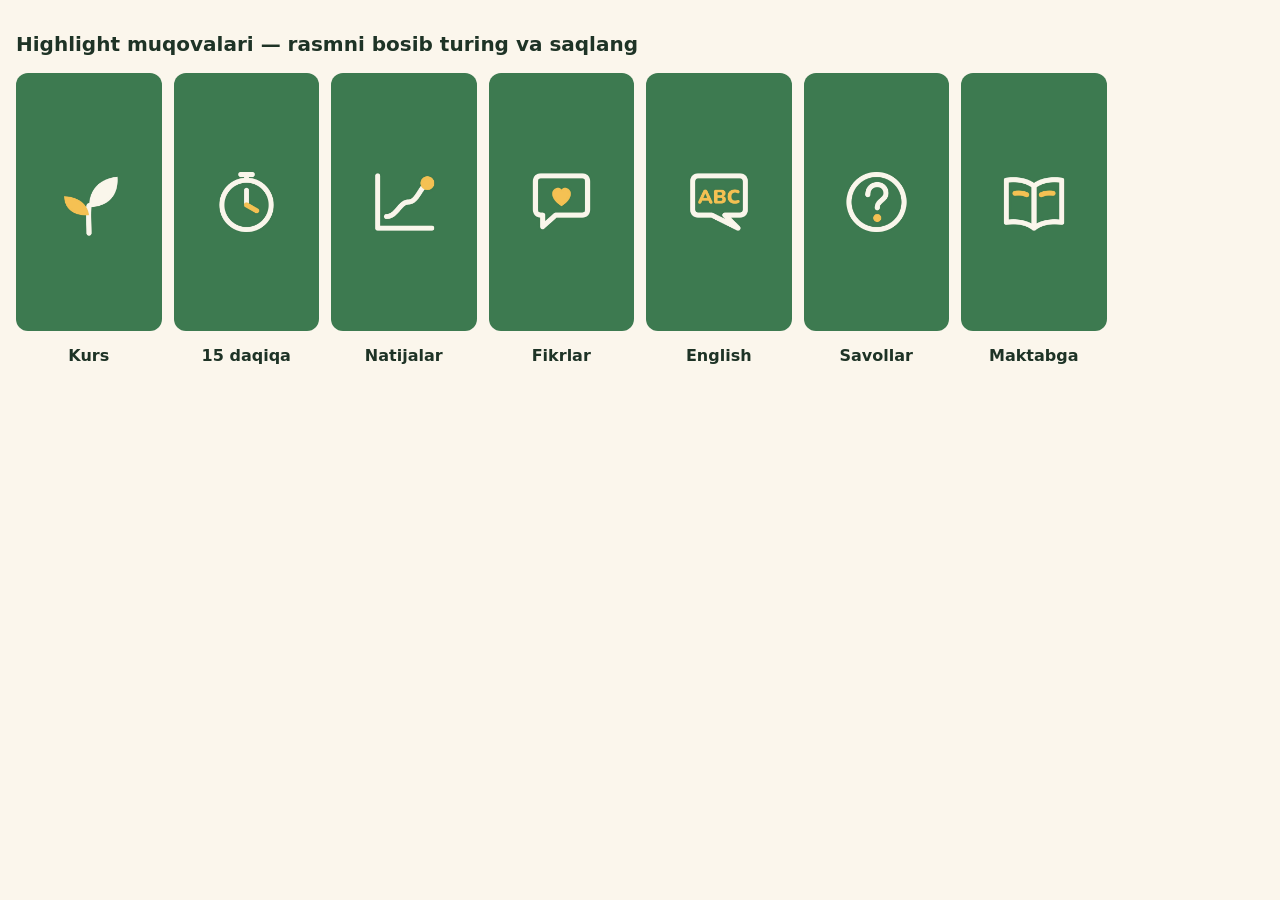
<file: story/index.html>
<!doctype html>
<html lang="uz"><head><meta charset="utf-8"><meta name="viewport" content="width=device-width, initial-scale=1">
<title>Novdam highlight muqovalari</title>
<style>body{margin:0;padding:16px;background:#FBF6EC;color:#1E3326;font:16px/1.5 system-ui,sans-serif}h1{font-size:20px}
.g{display:grid;grid-template-columns:repeat(auto-fill,minmax(140px,1fr));gap:12px}figure{margin:0;text-align:center}
img{width:100%;border-radius:12px}figcaption{font-weight:600;margin-top:6px}</style></head>
<body><h1>Highlight muqovalari — rasmni bosib turing va saqlang</h1><div class="g">
<figure><img src="muqova-1-kurs.jpg"><figcaption>Kurs</figcaption></figure>
<figure><img src="muqova-2-15-daqiqa.jpg"><figcaption>15 daqiqa</figcaption></figure>
<figure><img src="muqova-3-natijalar.jpg"><figcaption>Natijalar</figcaption></figure>
<figure><img src="muqova-4-fikrlar.jpg"><figcaption>Fikrlar</figcaption></figure>
<figure><img src="muqova-5-english.jpg"><figcaption>English</figcaption></figure>
<figure><img src="muqova-6-savollar.jpg"><figcaption>Savollar</figcaption></figure>
<figure><img src="muqova-7-maktabga.jpg"><figcaption>Maktabga</figcaption></figure>
</div></body></html>
</file>
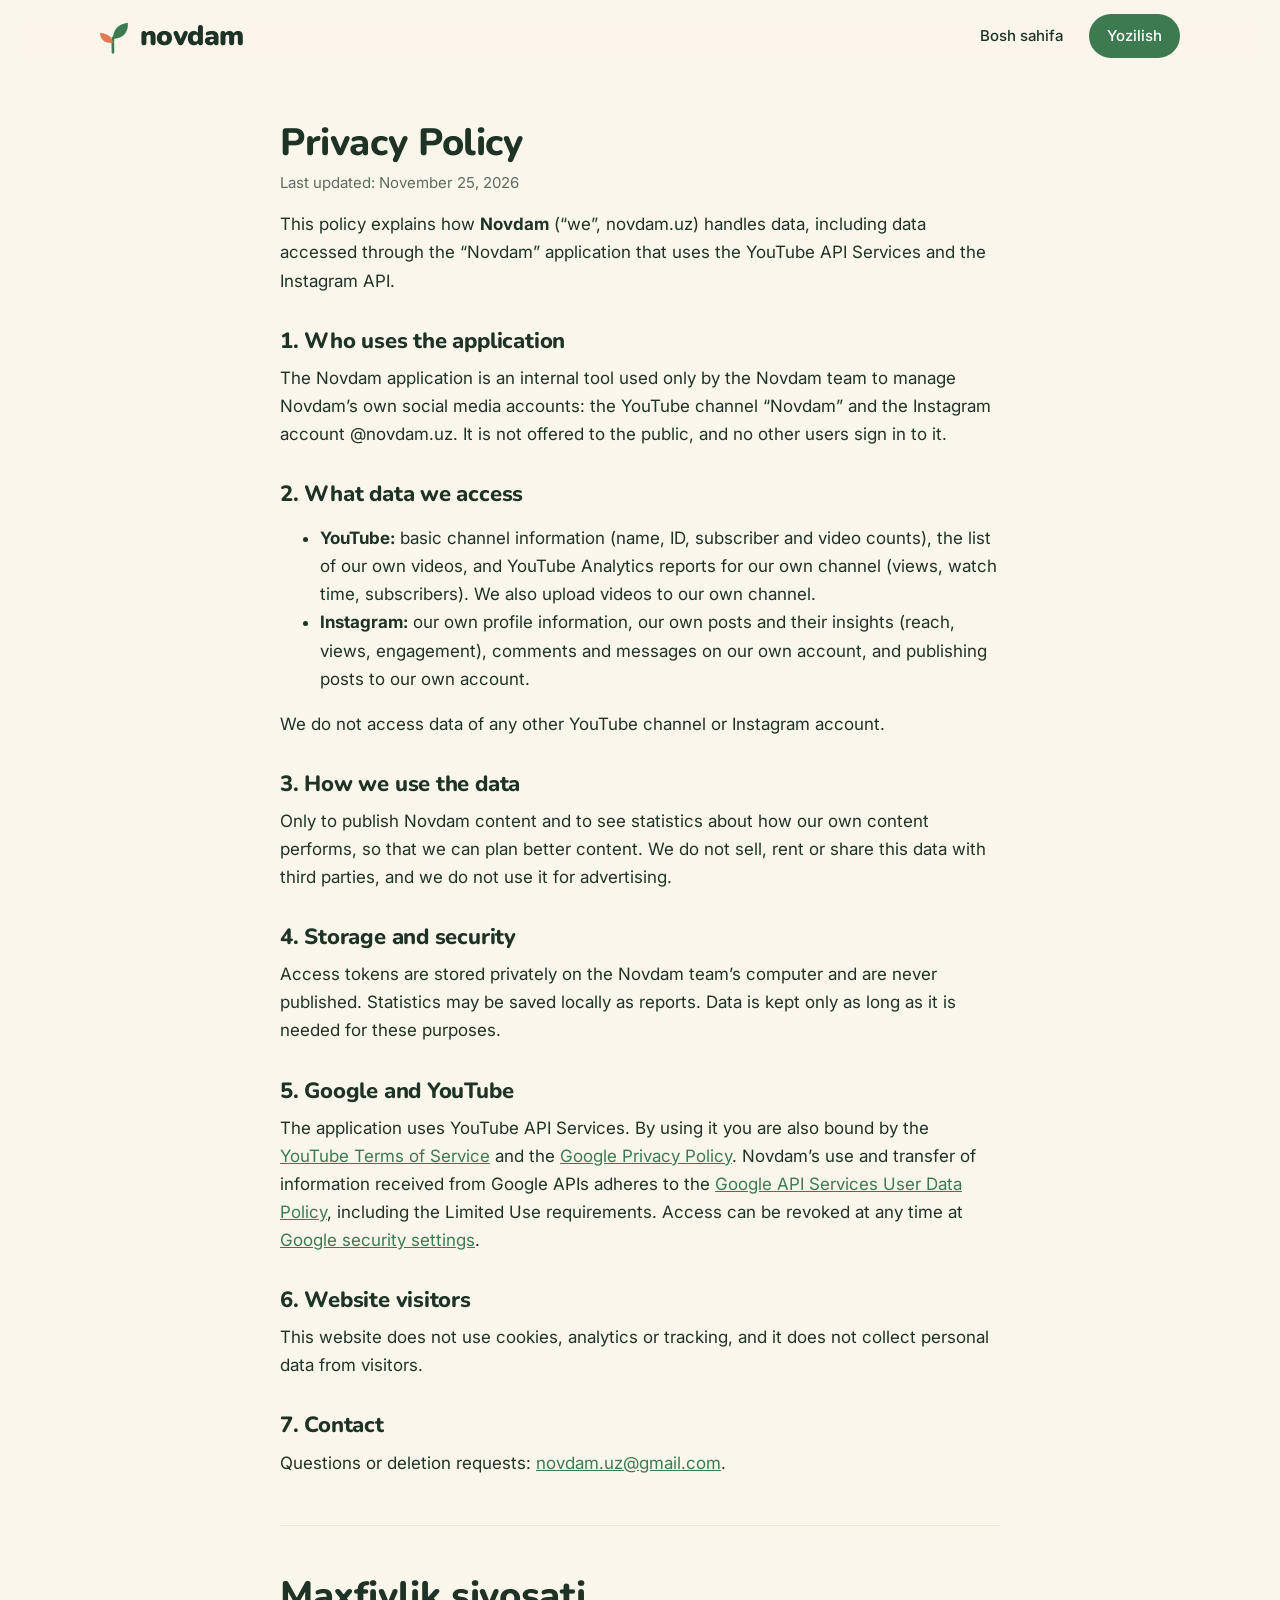
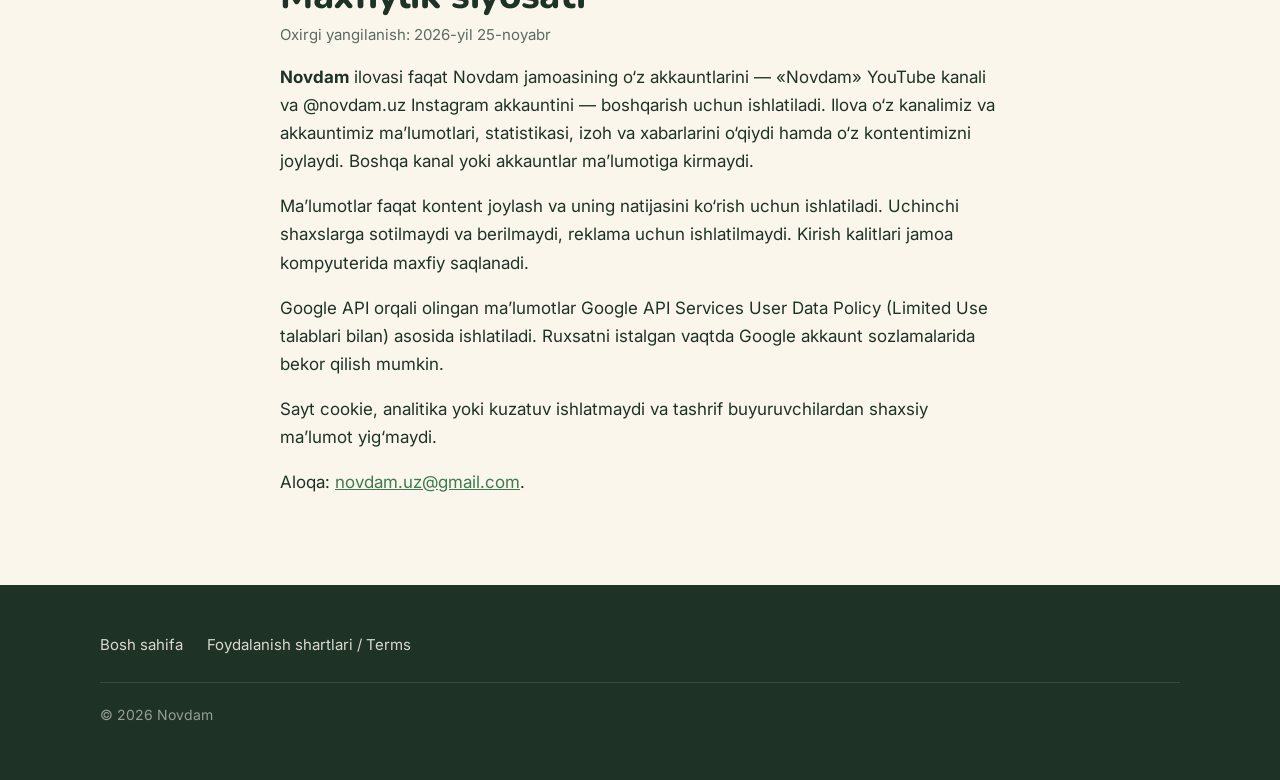
<file: maxfiylik.html>
<!doctype html>
<html lang="uz">
<head>
<meta charset="utf-8">
<meta name="viewport" content="width=device-width, initial-scale=1">
<title>Maxfiylik siyosati / Privacy Policy — Novdam</title>
<link rel="icon" href="favicon.svg" type="image/svg+xml">
<link href="https://fonts.googleapis.com/css2?family=Inter:wght@400;500;600&family=Nunito:wght@700;800;900&display=swap" rel="stylesheet">
<link rel="stylesheet" href="uslub.css">
</head>
<body>
<header class="sarlavha">
  <div class="ichki">
    <a class="logo" href="/" aria-label="Novdam — bosh sahifa"><svg viewBox="0 0 100 100"><path d="M50 93 C50 80 49 68 50 55" fill="none" stroke="#3D7A4F" stroke-width="7" stroke-linecap="round"/><path d="M50 57 C50 33 64 18 89 15 C91 40 77 57 50 57 Z" fill="#3D7A4F"/><path d="M50 68 C48 53 36 43 16 42 C16 59 29 70 50 68 Z" fill="#E07A4F"/></svg><span>novdam</span></a>
    <nav><a href="/">Bosh sahifa</a><a class="tugma" href="https://ig.me/m/novdam.uz">Yozilish</a></nav>
  </div>
</header>

<main class="ichki matn">
  <h1>Privacy Policy</h1>
  <p class="sana">Last updated: November 25, 2026</p>

  <p>This policy explains how <b>Novdam</b> (“we”, novdam.uz) handles data, including data accessed through the
  “Novdam” application that uses the YouTube API Services and the Instagram API.</p>

  <h2>1. Who uses the application</h2>
  <p>The Novdam application is an internal tool used only by the Novdam team to manage Novdam’s own social media
  accounts: the YouTube channel “Novdam” and the Instagram account @novdam.uz. It is not offered to the public, and
  no other users sign in to it.</p>

  <h2>2. What data we access</h2>
  <ul>
    <li><b>YouTube:</b> basic channel information (name, ID, subscriber and video counts), the list of our own videos,
    and YouTube Analytics reports for our own channel (views, watch time, subscribers). We also upload videos to our
    own channel.</li>
    <li><b>Instagram:</b> our own profile information, our own posts and their insights (reach, views, engagement),
    comments and messages on our own account, and publishing posts to our own account.</li>
  </ul>
  <p>We do not access data of any other YouTube channel or Instagram account.</p>

  <h2>3. How we use the data</h2>
  <p>Only to publish Novdam content and to see statistics about how our own content performs, so that we can plan
  better content. We do not sell, rent or share this data with third parties, and we do not use it for advertising.</p>

  <h2>4. Storage and security</h2>
  <p>Access tokens are stored privately on the Novdam team’s computer and are never published. Statistics may be
  saved locally as reports. Data is kept only as long as it is needed for these purposes.</p>

  <h2>5. Google and YouTube</h2>
  <p>The application uses YouTube API Services. By using it you are also bound by the
  <a href="https://www.youtube.com/t/terms">YouTube Terms of Service</a> and the
  <a href="https://policies.google.com/privacy">Google Privacy Policy</a>. Novdam’s use and transfer of information
  received from Google APIs adheres to the
  <a href="https://developers.google.com/terms/api-services-user-data-policy">Google API Services User Data Policy</a>,
  including the Limited Use requirements. Access can be revoked at any time at
  <a href="https://myaccount.google.com/permissions">Google security settings</a>.</p>

  <h2>6. Website visitors</h2>
  <p>This website does not use cookies, analytics or tracking, and it does not collect personal data from visitors.</p>

  <h2>7. Contact</h2>
  <p>Questions or deletion requests: <a href="mailto:novdam.uz@gmail.com">novdam.uz@gmail.com</a>.</p>

  <hr>

  <h1>Maxfiylik siyosati</h1>
  <p class="sana">Oxirgi yangilanish: 2026-yil 25-noyabr</p>
  <p><b>Novdam</b> ilovasi faqat Novdam jamoasining o‘z akkauntlarini — «Novdam» YouTube kanali va @novdam.uz Instagram
  akkauntini — boshqarish uchun ishlatiladi. Ilova o‘z kanalimiz va akkauntimiz ma’lumotlari, statistikasi, izoh va
  xabarlarini o‘qiydi hamda o‘z kontentimizni joylaydi. Boshqa kanal yoki akkauntlar ma’lumotiga kirmaydi.</p>
  <p>Ma’lumotlar faqat kontent joylash va uning natijasini ko‘rish uchun ishlatiladi. Uchinchi shaxslarga sotilmaydi va
  berilmaydi, reklama uchun ishlatilmaydi. Kirish kalitlari jamoa kompyuterida maxfiy saqlanadi.</p>
  <p>Google API orqali olingan ma’lumotlar Google API Services User Data Policy (Limited Use talablari bilan)
  asosida ishlatiladi. Ruxsatni istalgan vaqtda Google akkaunt sozlamalarida bekor qilish mumkin.</p>
  <p>Sayt cookie, analitika yoki kuzatuv ishlatmaydi va tashrif buyuruvchilardan shaxsiy ma’lumot yig‘maydi.</p>
  <p>Aloqa: <a href="mailto:novdam.uz@gmail.com">novdam.uz@gmail.com</a>.</p>
</main>

<footer>
  <div class="ichki" style="display:flex;flex-wrap:wrap;gap:8px 24px"><a href="/">Bosh sahifa</a><a href="shartlar.html">Foydalanish shartlari / Terms</a><p class="past" style="width:100%">© 2026 Novdam</p></div>
</footer>
</body>
</html>
</file>
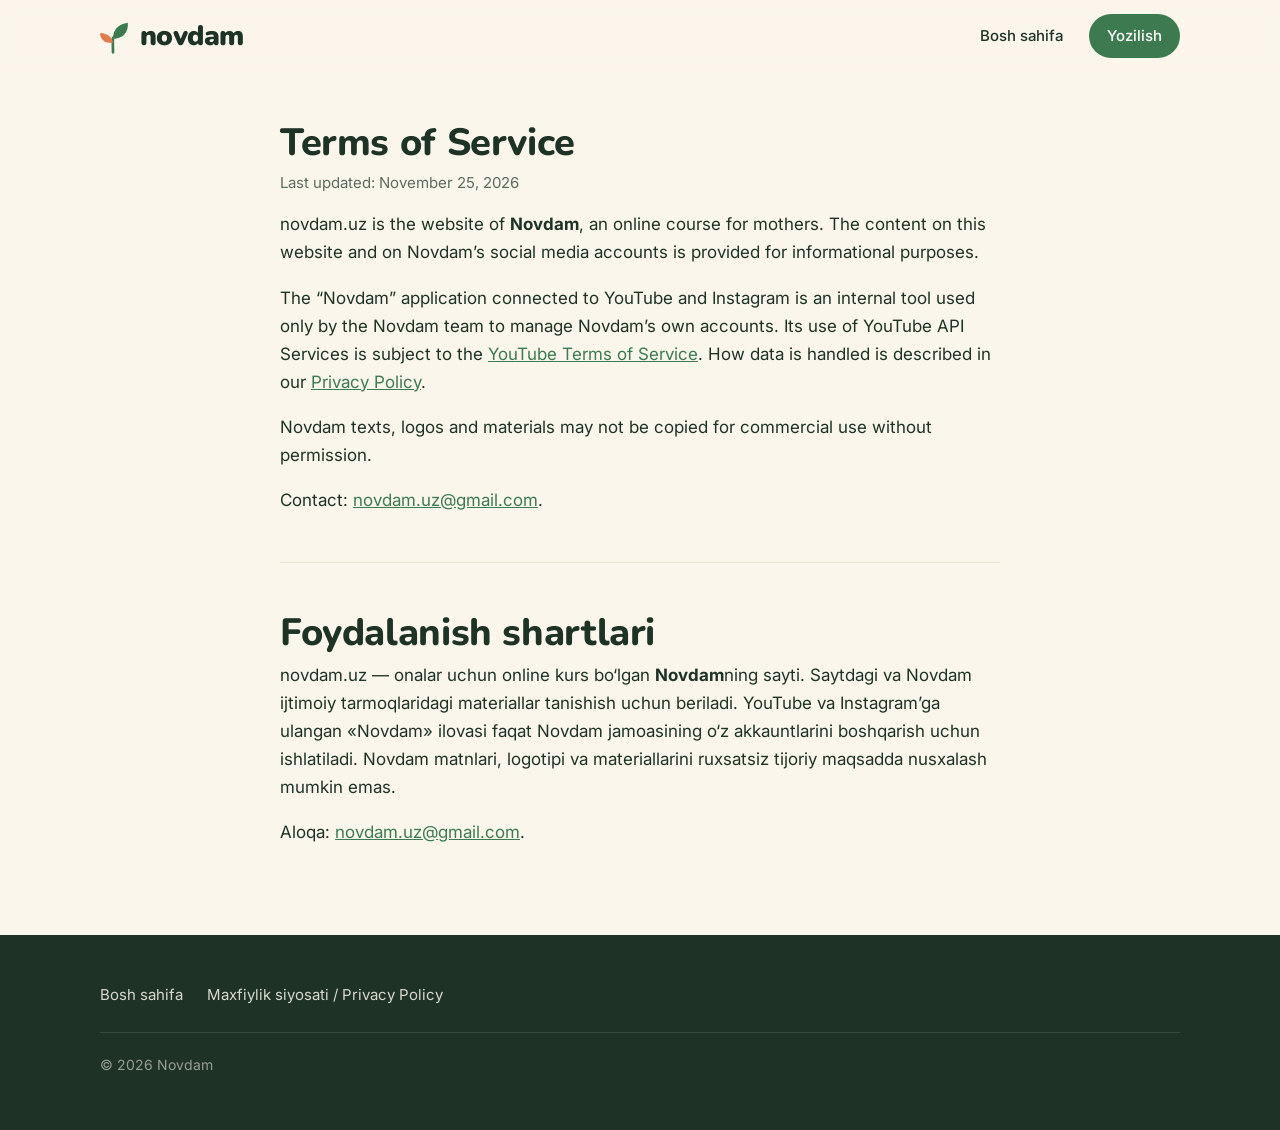
<file: shartlar.html>
<!doctype html>
<html lang="uz">
<head>
<meta charset="utf-8">
<meta name="viewport" content="width=device-width, initial-scale=1">
<title>Foydalanish shartlari / Terms of Service — Novdam</title>
<link rel="icon" href="favicon.svg" type="image/svg+xml">
<link href="https://fonts.googleapis.com/css2?family=Inter:wght@400;500;600&family=Nunito:wght@700;800;900&display=swap" rel="stylesheet">
<link rel="stylesheet" href="uslub.css">
</head>
<body>
<header class="sarlavha">
  <div class="ichki">
    <a class="logo" href="/" aria-label="Novdam — bosh sahifa"><svg viewBox="0 0 100 100"><path d="M50 93 C50 80 49 68 50 55" fill="none" stroke="#3D7A4F" stroke-width="7" stroke-linecap="round"/><path d="M50 57 C50 33 64 18 89 15 C91 40 77 57 50 57 Z" fill="#3D7A4F"/><path d="M50 68 C48 53 36 43 16 42 C16 59 29 70 50 68 Z" fill="#E07A4F"/></svg><span>novdam</span></a>
    <nav><a href="/">Bosh sahifa</a><a class="tugma" href="https://ig.me/m/novdam.uz">Yozilish</a></nav>
  </div>
</header>

<main class="ichki matn">
  <h1>Terms of Service</h1>
  <p class="sana">Last updated: November 25, 2026</p>
  <p>novdam.uz is the website of <b>Novdam</b>, an online course for mothers. The content on this website and on
  Novdam’s social media accounts is provided for informational purposes.</p>
  <p>The “Novdam” application connected to YouTube and Instagram is an internal tool used only by the Novdam team to
  manage Novdam’s own accounts. Its use of YouTube API Services is subject to the
  <a href="https://www.youtube.com/t/terms">YouTube Terms of Service</a>. How data is handled is described in our
  <a href="maxfiylik.html">Privacy Policy</a>.</p>
  <p>Novdam texts, logos and materials may not be copied for commercial use without permission.</p>
  <p>Contact: <a href="mailto:novdam.uz@gmail.com">novdam.uz@gmail.com</a>.</p>

  <hr>

  <h1>Foydalanish shartlari</h1>
  <p>novdam.uz — onalar uchun online kurs bo‘lgan <b>Novdam</b>ning sayti. Saytdagi va Novdam ijtimoiy tarmoqlaridagi
  materiallar tanishish uchun beriladi. YouTube va Instagram’ga ulangan «Novdam» ilovasi faqat Novdam jamoasining o‘z
  akkauntlarini boshqarish uchun ishlatiladi. Novdam matnlari, logotipi va materiallarini ruxsatsiz tijoriy maqsadda
  nusxalash mumkin emas.</p>
  <p>Aloqa: <a href="mailto:novdam.uz@gmail.com">novdam.uz@gmail.com</a>.</p>
</main>

<footer>
  <div class="ichki" style="display:flex;flex-wrap:wrap;gap:8px 24px"><a href="/">Bosh sahifa</a><a href="maxfiylik.html">Maxfiylik siyosati / Privacy Policy</a><p class="past" style="width:100%">© 2026 Novdam</p></div>
</footer>
</body>
</html>
</file>
<file: uslub.css>
/* Novdam — brendbuk 1.0 (2026-11) asosida */
:root {
  --barg: #3D7A4F;
  --barg-to: #336842;
  --sut: #FBF6EC;
  --tun: #1E3326;
  --shaftoli: #E07A4F;
  --quyosh: #F4C152;
  --kurtak: #A9D18E;
  --qum: #EFE4D2;
  --oq: #FFFFFF;
  --kulrang: #5B6B60;
  --r-karta: 24px;
  --r-rasm: 20px;
  --soya: 0 1px 2px rgba(30, 51, 38, .06), 0 12px 32px -12px rgba(30, 51, 38, .18);
}
* { box-sizing: border-box; }
html { -webkit-text-size-adjust: 100%; scroll-behavior: smooth; scroll-padding-top: 84px; }
body {
  margin: 0;
  background: var(--sut);
  color: var(--tun);
  font: 17px/1.65 "Inter", system-ui, -apple-system, "Segoe UI", sans-serif;
  overflow-x: hidden;
}
img, svg { max-width: 100%; }
a { color: var(--barg); }
h1, h2, h3 { font-family: "Nunito", "Inter", sans-serif; font-weight: 800; line-height: 1.15; margin: 0; letter-spacing: -.01em; }
p { margin: 0 0 1em; }
.ichki { max-width: 1120px; margin: 0 auto; padding: 0 20px; }
.qol { font-family: "Caveat", cursive; font-weight: 600; }

/* ---------- Logo ---------- */
.logo { display: inline-flex; align-items: center; gap: 8px; text-decoration: none; color: var(--tun); }
.logo svg { width: 38px; height: 38px; margin-left: -6px; }
.logo span { font-family: "Nunito", sans-serif; font-weight: 900; font-size: 28px; letter-spacing: -.02em; line-height: 1; }

/* ---------- Header ---------- */
.sarlavha {
  position: sticky; top: 0; z-index: 20;
  background: rgba(251, 246, 236, .9);
  backdrop-filter: saturate(1.4) blur(10px);
  -webkit-backdrop-filter: saturate(1.4) blur(10px);
  border-bottom: 1px solid transparent;
  transition: border-color .2s;
}
.sarlavha.tushgan { border-bottom-color: var(--qum); }
.sarlavha .ichki { display: flex; align-items: center; justify-content: space-between; gap: 16px; height: 72px; }
.sarlavha nav { display: flex; align-items: center; gap: 26px; }
.sarlavha nav a { text-decoration: none; color: var(--tun); font-weight: 500; font-size: 15px; }
.sarlavha nav a:hover { color: var(--barg); }
.sarlavha nav .tugma { padding: 10px 18px; font-size: 15px; color: #fff; }
@media (max-width: 880px) { .sarlavha nav a:not(.tugma) { display: none; } }

/* ---------- Tugmalar ---------- */
.tugma {
  display: inline-flex; align-items: center; justify-content: center; gap: 8px;
  background: var(--barg); color: #fff; text-decoration: none;
  padding: 14px 26px; border-radius: 999px; font-weight: 600; font-size: 16px;
  border: 0; cursor: pointer; font-family: inherit;
  transition: transform .15s ease, background .15s ease, box-shadow .15s ease;
}
.tugma:hover { background: var(--barg-to); transform: translateY(-1px); box-shadow: 0 8px 20px -8px rgba(61, 122, 79, .6); }
.tugma.quyosh { background: var(--quyosh); color: var(--tun); }
.tugma.quyosh:hover { background: #EDB53A; box-shadow: 0 8px 20px -8px rgba(244, 193, 82, .8); }
.tugma.chiziq { background: transparent; color: var(--barg); box-shadow: inset 0 0 0 2px var(--barg); }
.tugma.chiziq:hover { background: rgba(61, 122, 79, .08); box-shadow: inset 0 0 0 2px var(--barg); }
.tugma.oq { background: var(--sut); color: var(--barg); }
.tugma.oq:hover { background: #fff; }

/* ---------- Bo'limlar ---------- */
.bolim { padding: 96px 0; position: relative; }
.bolim.qum { background: var(--qum); }
.bolim.yashil { background: var(--barg); color: var(--sut); overflow: hidden; }
.yorliq {
  display: inline-block; font-size: 13px; font-weight: 600; letter-spacing: .14em; text-transform: uppercase;
  color: var(--barg); margin-bottom: 14px;
}
.yashil .yorliq { color: var(--kurtak); }
.bolim h2 { font-size: clamp(30px, 4.4vw, 46px); margin-bottom: 18px; max-width: 760px; }
.bolim .kirish { font-size: 19px; max-width: 640px; color: #3A4D40; }
.yashil .kirish { color: rgba(251, 246, 236, .86); }
.bosh-qism { margin-bottom: 48px; }
@media (max-width: 640px) { .bolim { padding: 72px 0; } }

/* ---------- Hero ---------- */
.hero { padding: 56px 0 88px; position: relative; overflow: hidden; }
.hero .ichki { display: grid; grid-template-columns: 1.15fr .85fr; gap: 56px; align-items: center; }
.hero h1 { font-size: clamp(38px, 5.4vw, 64px); font-weight: 900; margin: 0 0 22px; letter-spacing: -.02em; }
.hero h1 span { color: var(--barg); }
.hero .lid { font-size: 20px; max-width: 560px; color: #3A4D40; margin-bottom: 32px; }
.hero .tugmalar { display: flex; flex-wrap: wrap; gap: 12px; margin-bottom: 28px; }
.eslatma {
  display: inline-flex; align-items: center; gap: 10px; background: var(--oq); border-radius: 999px;
  padding: 8px 16px 8px 10px; font-size: 15px; font-weight: 500; box-shadow: var(--soya);
}
.eslatma i { width: 10px; height: 10px; border-radius: 50%; background: var(--shaftoli); box-shadow: 0 0 0 4px rgba(224, 122, 79, .2); }
.barg { position: absolute; pointer-events: none; z-index: 0; }
.hero .ichki > * { position: relative; z-index: 1; }

/* Telefon maketi */
.telefon-joy { position: relative; justify-self: center; width: 100%; max-width: 360px; }
.story {
  background: var(--barg); color: var(--sut); border-radius: 32px; padding: 30px 26px 26px;
  aspect-ratio: 9 / 15.5; display: flex; flex-direction: column; position: relative; overflow: hidden;
  box-shadow: 0 30px 60px -24px rgba(30, 51, 38, .55);
  transform: rotate(2deg);
}
.story::before {
  content: ""; position: absolute; top: -70px; right: -70px; width: 220px; height: 220px;
  background: #4C8B5E; border-radius: 0 100% 0 100%;
}
.story > * { position: relative; }
.story small { font-size: 14px; font-weight: 600; opacity: .85; }
.story h3 { font-size: 38px; font-weight: 900; margin: 8px 0 14px; color: #fff; }
.story p { font-size: 16px; opacity: .9; }
.story .qol { font-size: 34px; color: var(--quyosh); line-height: 1.15; margin-top: 6px; }
.story ul { list-style: none; padding: 0; margin: 22px 0 0; font-size: 15px; }
.story li { display: flex; align-items: center; gap: 10px; padding: 9px 0; border-top: 1px solid rgba(251, 246, 236, .18); }
.story li::before { content: "✓"; flex: none; width: 22px; height: 22px; border-radius: 50%; background: var(--kurtak); color: var(--tun); font-size: 12px; font-weight: 700; display: grid; place-items: center; }
.story .taymer { position: absolute; top: 26px; right: 22px; background: rgba(30, 51, 38, .35); border-radius: 999px; padding: 4px 12px; font-size: 14px; font-weight: 600; }
.story .tugma { margin-top: auto; width: 100%; pointer-events: none; }
.bot-xabar {
  position: absolute; left: -64px; bottom: 116px; width: 256px; background: var(--oq); color: var(--tun);
  border-radius: 18px; padding: 14px 16px; font-size: 14px; line-height: 1.45; box-shadow: var(--soya);
  transform: rotate(-3deg);
}
.bot-xabar b { display: block; margin-bottom: 2px; }
.bot-xabar em { display: block; font-style: normal; font-size: 12px; color: var(--kulrang); margin-top: 6px; }
@media (max-width: 900px) {
  .hero .ichki { grid-template-columns: 1fr; gap: 48px; }
  .telefon-joy { max-width: 300px; }
  .bot-xabar { left: -20px; bottom: 84px; width: 220px; font-size: 13px; }
}

/* ---------- Raqamlar ---------- */
.raqamlar { display: grid; grid-template-columns: repeat(4, 1fr); gap: 16px; margin-top: -36px; position: relative; z-index: 2; }
.raqam { background: var(--oq); border-radius: var(--r-karta); padding: 22px 24px; box-shadow: var(--soya); }
.raqam b { display: block; font-family: "Nunito", sans-serif; font-weight: 900; font-size: 34px; line-height: 1.1; color: var(--barg); }
.raqam:nth-child(2) b { color: var(--shaftoli); }
.raqam:nth-child(4) b { color: #C9932A; }
.raqam span { font-size: 15px; color: var(--kulrang); }
@media (max-width: 760px) { .raqamlar { grid-template-columns: 1fr 1fr; } .raqam { padding: 18px; } .raqam b { font-size: 24px; } }

/* ---------- Og'riq savollari ---------- */
.savollar { display: grid; grid-template-columns: repeat(3, 1fr); gap: 16px; }
.savol {
  background: var(--oq); border-radius: var(--r-karta); padding: 24px; font-family: "Nunito", sans-serif;
  font-weight: 700; font-size: 19px; line-height: 1.35; position: relative; border: 1px solid #F1E8D8;
}
.savol::before { content: "?"; display: grid; place-items: center; width: 34px; height: 34px; border-radius: 50%; background: var(--qum); color: var(--shaftoli); font-weight: 900; margin-bottom: 14px; }
.tasalli {
  margin-top: 24px; background: var(--barg); color: var(--sut); border-radius: var(--r-karta);
  padding: 36px 40px; display: grid; grid-template-columns: 1fr auto; gap: 24px; align-items: center; overflow: hidden; position: relative;
}
.tasalli h3 { font-size: 30px; color: #fff; margin-bottom: 8px; }
.tasalli p { margin: 0; opacity: .9; max-width: 560px; }
.tasalli .qol { font-size: 34px; color: var(--quyosh); line-height: 1.15; max-width: 360px; text-align: right; }
@media (max-width: 900px) { .savollar { grid-template-columns: 1fr 1fr; } .tasalli { grid-template-columns: 1fr; } .tasalli .qol { text-align: left; } }
@media (max-width: 560px) { .savollar { grid-template-columns: 1fr; } .tasalli { padding: 28px 24px; } }

/* ---------- 15 daqiqa qadamlar ---------- */
.qadamlar { display: grid; grid-template-columns: repeat(4, 1fr); gap: 16px; counter-reset: q; }
.qadam { background: var(--oq); border-radius: var(--r-karta); padding: 26px 24px; position: relative; }
.qadam .vaqt { display: inline-block; font-family: "Nunito", sans-serif; font-weight: 900; font-size: 15px; padding: 4px 12px; border-radius: 999px; margin-bottom: 16px; }
.qadam:nth-child(1) .vaqt { background: #E3EFDB; color: var(--barg); }
.qadam:nth-child(2) .vaqt { background: #FBE3D8; color: #B8582F; }
.qadam:nth-child(3) .vaqt { background: #FCEFCB; color: #8C6511; }
.qadam:nth-child(4) .vaqt { background: var(--barg); color: #fff; }
.qadam h3 { font-size: 22px; margin-bottom: 8px; }
.qadam p { font-size: 16px; color: #3A4D40; margin: 0; }
@media (max-width: 900px) { .qadamlar { grid-template-columns: 1fr 1fr; } }
@media (max-width: 520px) { .qadamlar { grid-template-columns: 1fr; } }

/* Haftalik ritm */
.ritm { margin-top: 56px; }
.ritm h3 { font-size: 24px; margin-bottom: 18px; }
.kunlar { display: grid; grid-template-columns: repeat(7, 1fr); gap: 10px; }
.kun { background: var(--oq); border-radius: 18px; padding: 16px 14px; font-size: 14px; line-height: 1.45; color: #3A4D40; }
.kun b { display: block; font-family: "Nunito", sans-serif; font-size: 16px; color: var(--tun); margin-bottom: 6px; }
.kun.urgu { background: var(--tun); color: rgba(251, 246, 236, .85); }
.kun.urgu b { color: var(--quyosh); }
.kun.dam { background: transparent; border: 1.5px dashed #D9CBB2; }
@media (max-width: 900px) { .kunlar { grid-template-columns: repeat(4, 1fr); } }
@media (max-width: 520px) { .kunlar { grid-template-columns: 1fr 1fr; } }

/* ---------- Dastur ---------- */
.osish { width: 100%; height: 110px; display: block; margin: -8px 0 8px; }
.haftalar { display: grid; grid-template-columns: repeat(3, 1fr); gap: 16px; }
.hafta { background: var(--oq); border-radius: var(--r-karta); padding: 24px; display: flex; flex-direction: column; border: 1px solid #F1E8D8; }
.hafta .raqami { font-size: 13px; font-weight: 600; letter-spacing: .12em; text-transform: uppercase; color: var(--kulrang); }
.hafta h3 { font-size: 22px; margin: 6px 0 10px; }
.hafta p { font-size: 15.5px; color: #3A4D40; margin-bottom: 16px; }
.hafta .en { margin-top: auto; align-self: flex-start; font-size: 13px; font-weight: 600; background: #FBE3D8; color: #B8582F; padding: 5px 12px; border-radius: 999px; }
.hafta .en.yoq { background: var(--qum); color: var(--kulrang); }
.hafta.boshi { background: var(--tun); color: var(--sut); border-color: var(--tun); }
.hafta.boshi .raqami { color: var(--kurtak); }
.hafta.boshi p { color: rgba(251, 246, 236, .82); }
.hafta.oxiri { background: var(--barg); color: var(--sut); border-color: var(--barg); }
.hafta.oxiri .raqami { color: var(--kurtak); }
.hafta.oxiri p { color: rgba(251, 246, 236, .88); }
.guruh-belgi { display: inline-block; font-size: 12px; font-weight: 600; color: var(--barg); background: #E3EFDB; border-radius: 999px; padding: 3px 10px; margin-left: 6px; letter-spacing: 0; text-transform: none; vertical-align: 1px; }
.ona-uchun {
  margin-top: 16px; background: var(--qum); border-radius: var(--r-karta); padding: 24px 28px;
  display: flex; gap: 18px; align-items: center;
}
.ona-uchun svg { flex: none; width: 46px; height: 46px; }
.ona-uchun p { margin: 0; }
@media (max-width: 900px) { .haftalar { grid-template-columns: 1fr 1fr; } }
@media (max-width: 560px) { .haftalar { grid-template-columns: 1fr; } .osish { display: none; } }

/* ---------- Ingliz tili ---------- */
.ingliz { display: grid; grid-template-columns: 1fr 1fr; gap: 48px; align-items: center; }
.en-raqamlar { display: grid; grid-template-columns: 1fr 1fr; gap: 14px; margin: 28px 0; }
.en-raqamlar div { background: rgba(255, 255, 255, .1); border-radius: 20px; padding: 18px 20px; }
.en-raqamlar b { display: block; font-family: "Nunito", sans-serif; font-weight: 900; font-size: 32px; color: var(--quyosh); line-height: 1.1; }
.en-raqamlar span { font-size: 15px; opacity: .88; }
.qoshiq { background: var(--sut); color: var(--tun); border-radius: var(--r-karta); padding: 32px; position: relative; box-shadow: 0 30px 60px -30px rgba(0, 0, 0, .45); }
.qoshiq .belgi { display: inline-block; font-size: 12px; font-weight: 700; letter-spacing: .06em; background: var(--shaftoli); color: #fff; border-radius: 999px; padding: 4px 12px; margin-bottom: 14px; }
.qoshiq h3 { font-size: 26px; margin-bottom: 4px; }
.qoshiq .izoh { font-size: 15px; color: var(--kulrang); margin-bottom: 18px; }
.qator { display: flex; align-items: center; gap: 12px; padding: 10px 0; border-top: 1px dashed #E3D6BF; }
.qator:first-of-type { border-top: 0; }
.qator span { font-family: "Caveat", cursive; font-weight: 600; font-size: 28px; line-height: 1.1; }
.ijro {
  flex: none; width: 40px; height: 40px; border-radius: 50%; border: 0; background: var(--barg); color: #fff;
  display: grid; place-items: center; cursor: pointer; transition: transform .15s, background .15s;
}
.ijro:hover { transform: scale(1.08); }
.ijro svg { width: 16px; height: 16px; }
.ijro.oynayapti { background: var(--shaftoli); }
@media (max-width: 900px) { .ingliz { grid-template-columns: 1fr; } }

/* ---------- Maktabga tayyorlov ---------- */
.ikki { display: grid; grid-template-columns: 1fr 1fr; gap: 16px; }
.bosqich { background: var(--oq); border-radius: var(--r-karta); padding: 28px; }
.bosqich .yorliq { margin-bottom: 8px; }
.bosqich h3 { font-size: 24px; margin-bottom: 10px; }
.bosqich p { color: #3A4D40; margin-bottom: 14px; }
.teglar { display: flex; flex-wrap: wrap; gap: 8px; }
.teglar span { font-size: 14px; font-weight: 600; background: var(--qum); padding: 6px 14px; border-radius: 999px; }
.bosqich .mos { margin-top: 18px; padding-top: 16px; border-top: 1px solid var(--qum); font-size: 15px; color: var(--barg); font-weight: 600; }
.halol { margin-top: 16px; border-radius: var(--r-karta); padding: 24px 28px; background: transparent; border: 2px solid var(--barg); display: flex; gap: 16px; align-items: flex-start; }
.halol svg { flex: none; width: 28px; height: 28px; margin-top: 2px; }
.halol p { margin: 0; }
@media (max-width: 760px) { .ikki { grid-template-columns: 1fr; } }

/* ---------- O'lchash ---------- */
.olchov { display: grid; grid-template-columns: 1fr 1.1fr; gap: 48px; align-items: start; }
.vaqt-chizig { position: relative; padding-left: 36px; margin-top: 8px; }
.vaqt-chizig::before { content: ""; position: absolute; left: 11px; top: 10px; bottom: 44px; width: 3px; background: var(--kurtak); border-radius: 3px; }
.nuqta { position: relative; margin-bottom: 26px; }
.nuqta:last-child { margin-bottom: 0; }
.nuqta::before { content: ""; position: absolute; left: -32px; top: 5px; width: 17px; height: 17px; border-radius: 50%; background: var(--shaftoli); box-shadow: 0 0 0 4px var(--sut); }
.nuqta:nth-child(2)::before { background: var(--quyosh); }
.nuqta:nth-child(3)::before { background: var(--barg); }
.nuqta b { font-family: "Nunito", sans-serif; font-size: 20px; display: block; }
.nuqta span { color: #3A4D40; font-size: 16px; }
.olchanadi { display: grid; grid-template-columns: 1fr 1fr; gap: 14px; }
.olchanadi div { background: var(--oq); border-radius: 20px; padding: 20px; }
.olchanadi b { display: block; font-family: "Nunito", sans-serif; font-size: 18px; margin-bottom: 4px; }
.olchanadi span { font-size: 15px; color: #3A4D40; }
.olchanadi .keng { grid-column: 1 / -1; background: var(--tun); color: var(--sut); }
.olchanadi .keng span { color: rgba(251, 246, 236, .82); }
.olchanadi .keng b { color: var(--quyosh); }
@media (max-width: 900px) { .olchov { grid-template-columns: 1fr; } }
@media (max-width: 520px) { .olchanadi { grid-template-columns: 1fr; } }

/* ---------- Bepul 1-kun (topshiriq kartasi) ---------- */
.kun1 { display: grid; grid-template-columns: .9fr 1.1fr; gap: 40px; align-items: start; }
.audio-matn { font-size: 17px; }
.audio-matn blockquote { margin: 0 0 20px; padding: 22px 24px; background: var(--oq); border-radius: 20px; border-left: 4px solid var(--shaftoli); font-size: 17px; }
.audio-matn blockquote p:last-child { margin: 0; }
.karta-topshiriq { background: var(--oq); border-radius: var(--r-karta); padding: 32px; box-shadow: var(--soya); position: relative; overflow: hidden; }
.karta-topshiriq::after { content: ""; position: absolute; right: -40px; top: -40px; width: 120px; height: 120px; background: var(--kurtak); border-radius: 0 100% 0 100%; opacity: .7; }
.karta-topshiriq .yorliq { color: var(--shaftoli); }
.karta-topshiriq h3 { font-size: 30px; margin-bottom: 6px; }
.karta-topshiriq .vaqtlar { color: var(--kulrang); font-size: 15px; margin-bottom: 22px; }
.blok { margin-bottom: 20px; }
.blok h4 { font-family: "Nunito", sans-serif; font-size: 16px; margin: 0 0 8px; text-transform: uppercase; letter-spacing: .06em; }
.blok ul { list-style: none; margin: 0; padding: 0; }
.blok li { padding: 6px 0 6px 30px; position: relative; font-size: 16px; }
.blok li::before { position: absolute; left: 0; top: 6px; width: 20px; height: 20px; border-radius: 50%; display: grid; place-items: center; font-size: 12px; font-weight: 700; }
.blok.ha h4 { color: var(--barg); }
.blok.ha li::before { content: "✓"; background: #E3EFDB; color: var(--barg); }
.blok.yoq h4 { color: #B8582F; }
.blok.yoq li::before { content: "✕"; background: #FBE3D8; color: #B8582F; }
.blok.tay li::before { content: "•"; background: var(--qum); color: var(--tun); }
.toxtash { background: #FCEFCB; border-radius: 16px; padding: 14px 18px; font-size: 16px; margin-bottom: 20px; }
.agar { font-size: 15.5px; }
.agar p { margin: 0 0 8px; }

/* ---------- FAQ ---------- */
.faq { max-width: 820px; }
.faq details { background: var(--oq); border-radius: 20px; margin-bottom: 12px; border: 1px solid #F1E8D8; }
.faq summary {
  list-style: none; cursor: pointer; padding: 20px 60px 20px 24px; position: relative;
  font-family: "Nunito", sans-serif; font-weight: 800; font-size: 19px;
}
.faq summary::-webkit-details-marker { display: none; }
.faq summary::after {
  content: "+"; position: absolute; right: 20px; top: 50%; transform: translateY(-50%);
  width: 30px; height: 30px; border-radius: 50%; background: var(--qum); display: grid; place-items: center;
  font-size: 20px; font-weight: 600; color: var(--barg); transition: transform .2s;
}
.faq details[open] summary::after { transform: translateY(-50%) rotate(45deg); }
.faq details > div { padding: 0 24px 20px; color: #3A4D40; }
.faq details > div p:last-child { margin: 0; }

/* ---------- Yakuniy CTA ---------- */
.yakun { text-align: center; overflow: hidden; }
.yakun h2 { margin: 0 auto 16px; color: #fff; }
.yakun .kirish { margin: 0 auto 32px; }
.yakun .tugmalar { display: flex; flex-wrap: wrap; gap: 12px; justify-content: center; }
.yakun .ichki { position: relative; z-index: 1; }

/* ---------- Footer ---------- */
footer { background: var(--tun); color: rgba(251, 246, 236, .75); padding: 48px 0 40px; font-size: 15px; }
footer .ichki { display: grid; grid-template-columns: 1.2fr 1fr 1fr; gap: 32px; }
footer .logo { color: var(--sut); margin-bottom: 12px; }
footer h4 { font-family: "Nunito", sans-serif; color: var(--sut); font-size: 15px; margin: 4px 0 12px; }
footer a { color: rgba(251, 246, 236, .85); text-decoration: none; display: block; margin-bottom: 8px; }
footer a:hover { color: var(--quyosh); }
footer .past { grid-column: 1 / -1; border-top: 1px solid rgba(251, 246, 236, .12); padding-top: 20px; margin-top: 8px; font-size: 14px; color: rgba(251, 246, 236, .55); }
@media (max-width: 760px) { footer .ichki { grid-template-columns: 1fr; } }

/* ---------- Huquqiy sahifalar ---------- */
.matn { max-width: 760px; padding: 48px 20px 72px; }
.matn h1 { font-size: 38px; margin-bottom: 6px; }
.matn h2 { font-size: 22px; margin: 34px 0 10px; }
.matn .sana { color: var(--kulrang); font-size: 15px; }
.matn hr { border: 0; border-top: 1px solid var(--qum); margin: 48px 0; }

/* ---------- Paydo bo'lish ---------- */
@media (prefers-reduced-motion: no-preference) {
  .js .korin { opacity: 0; transform: translateY(18px); transition: opacity .6s ease, transform .6s ease; }
  .js .korin.korindi { opacity: 1; transform: none; }
}
@media (prefers-reduced-motion: reduce) { html { scroll-behavior: auto; } }
</file>
